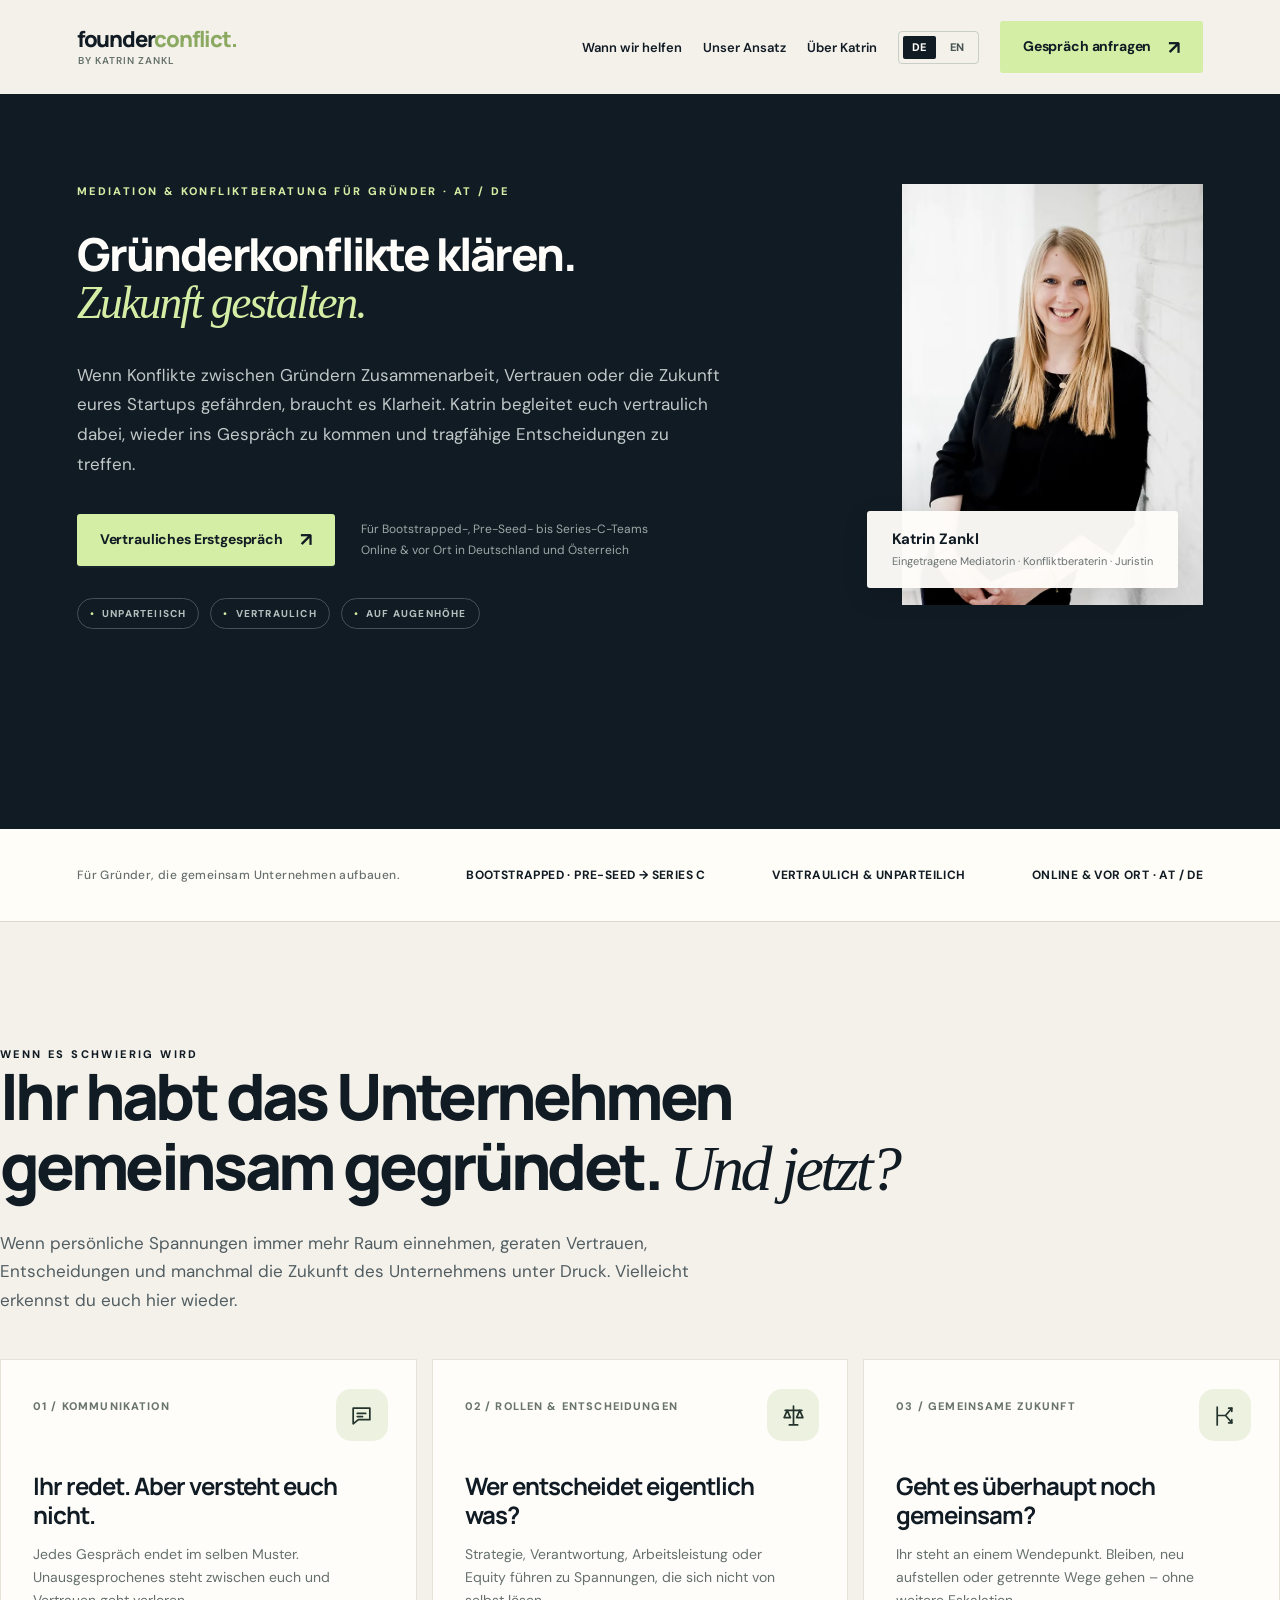
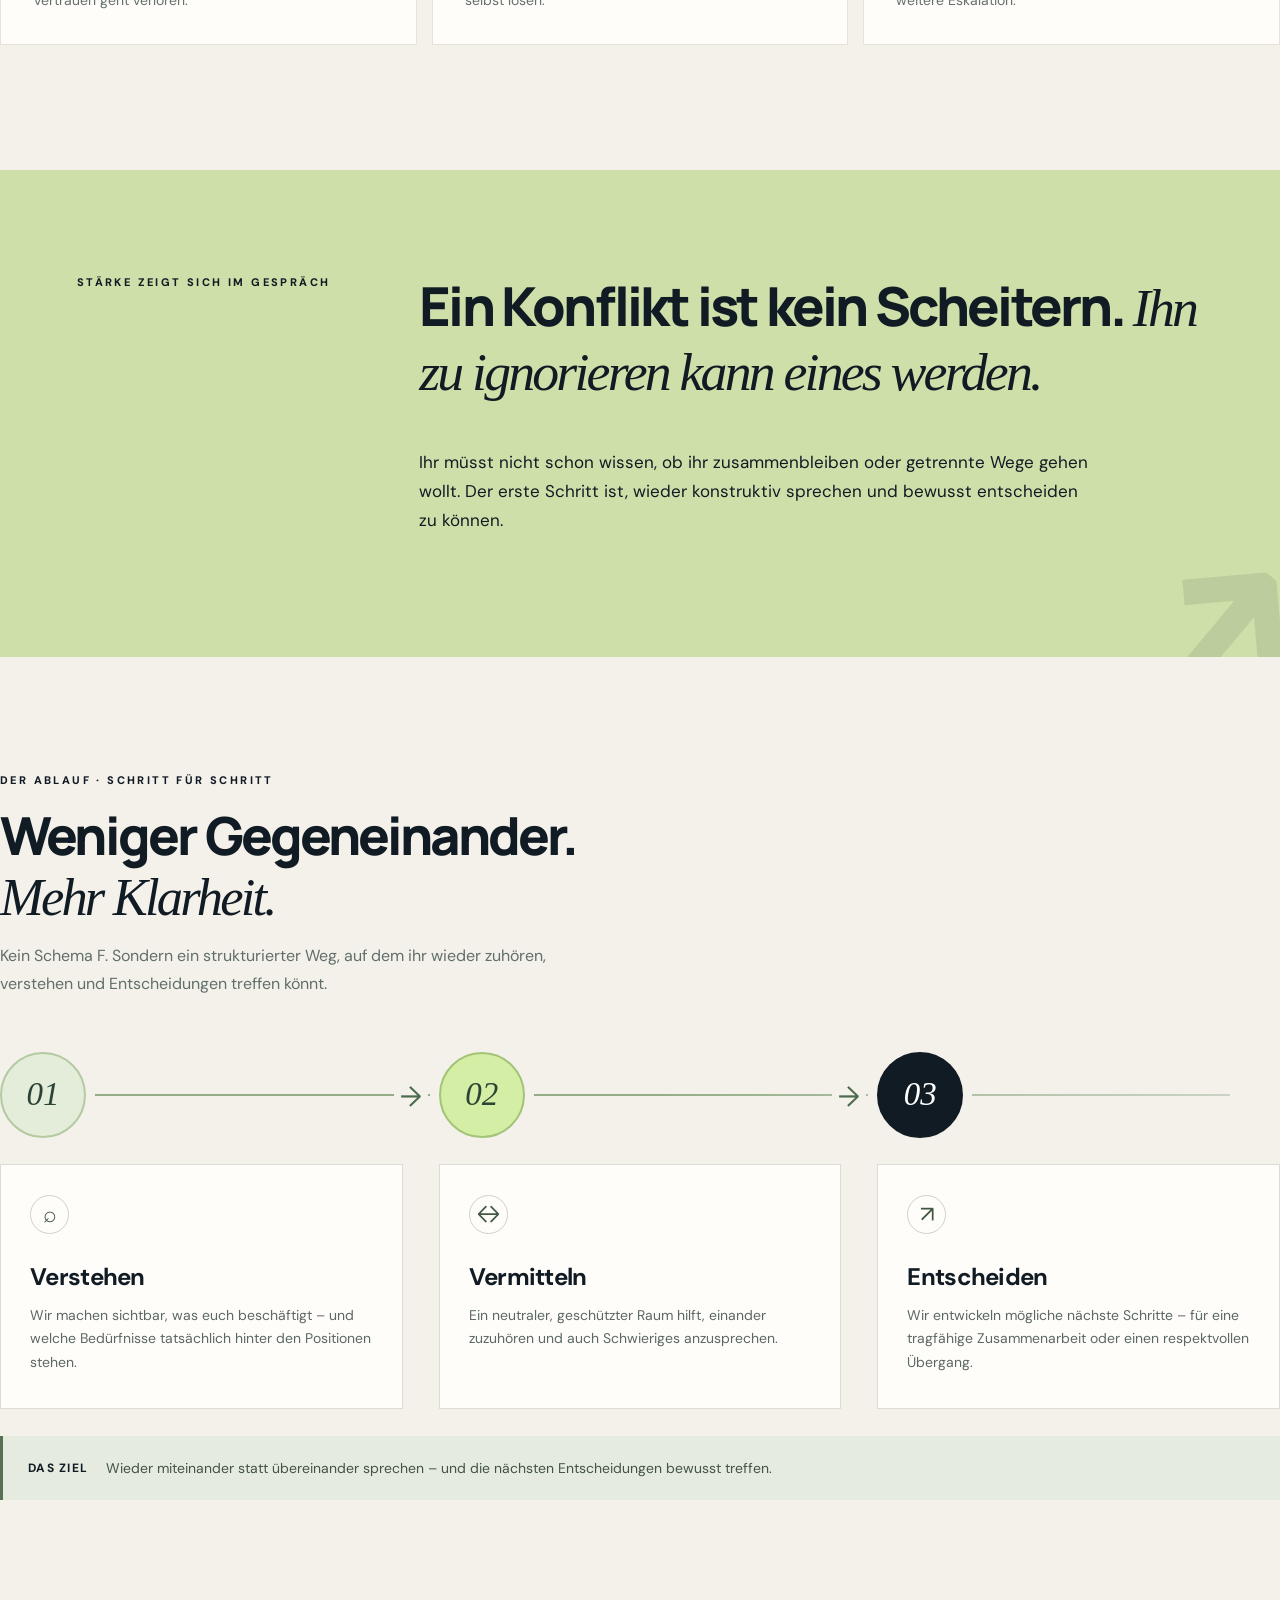
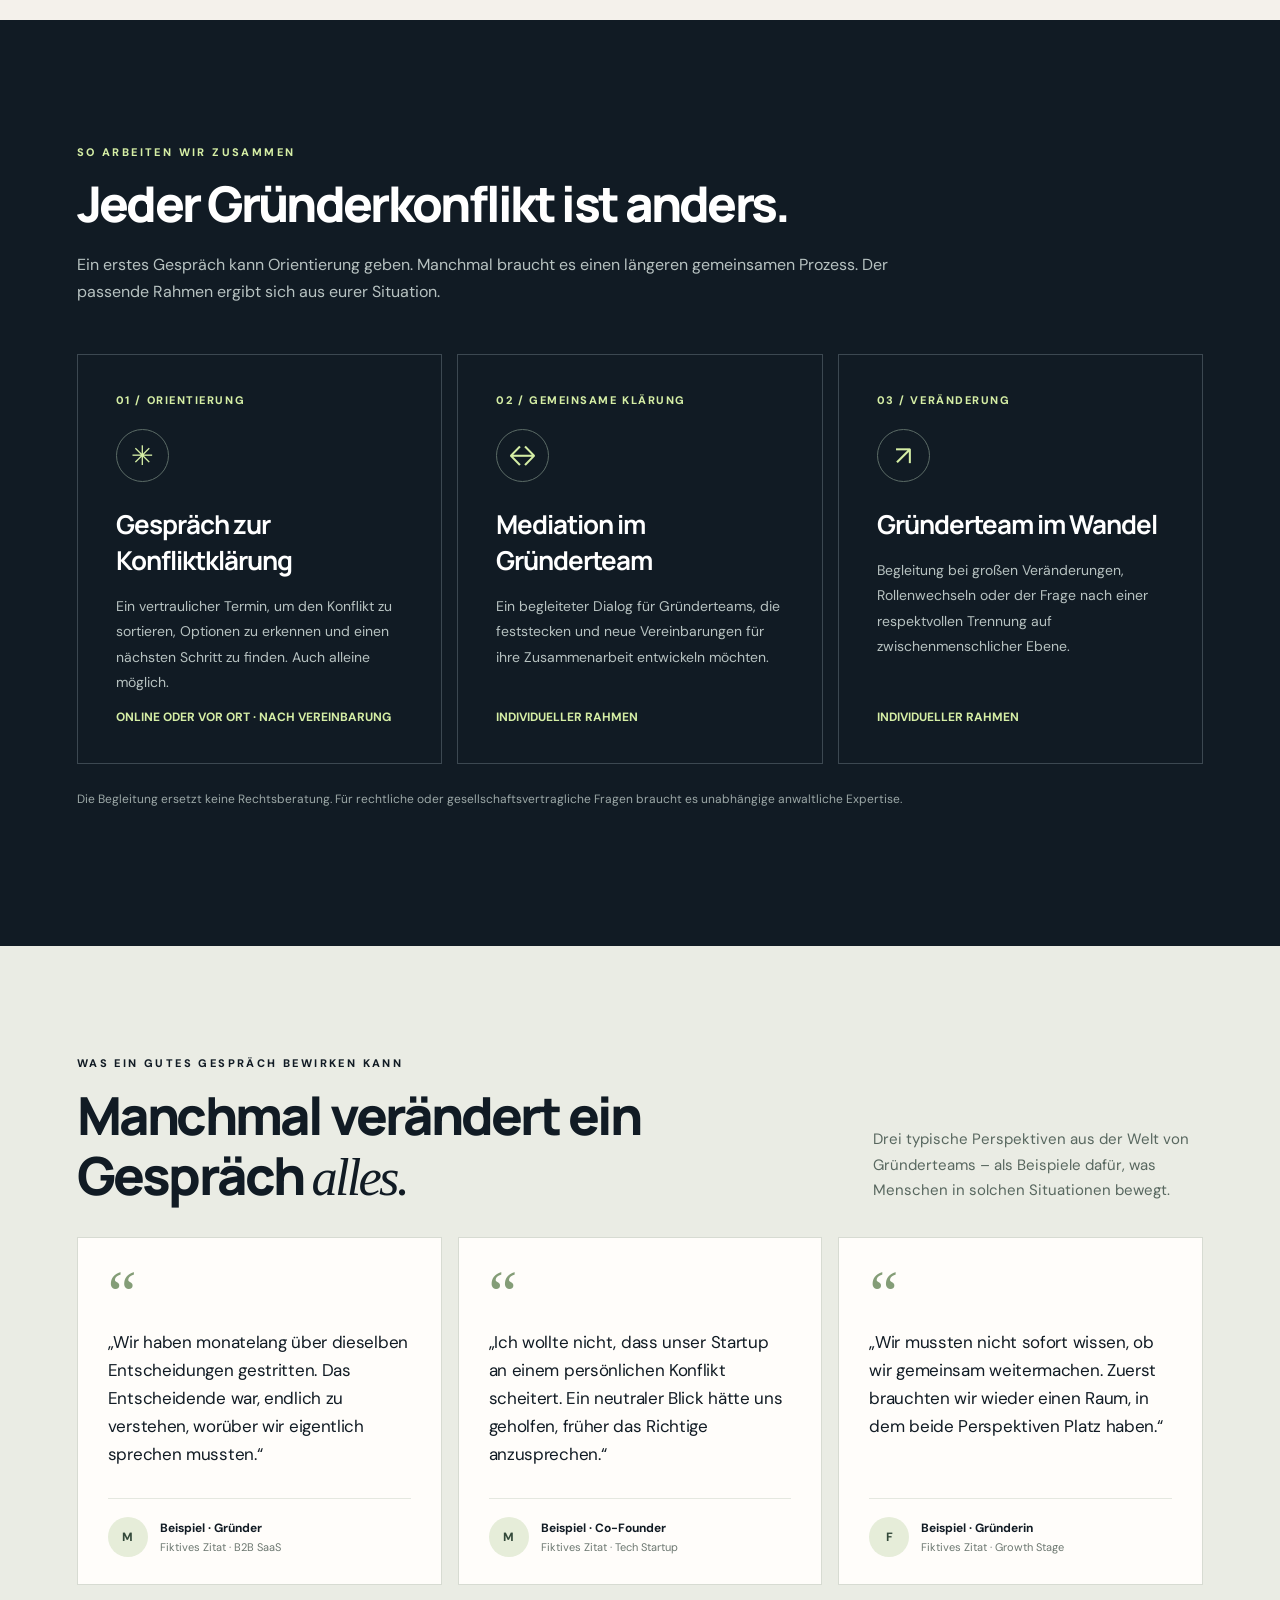
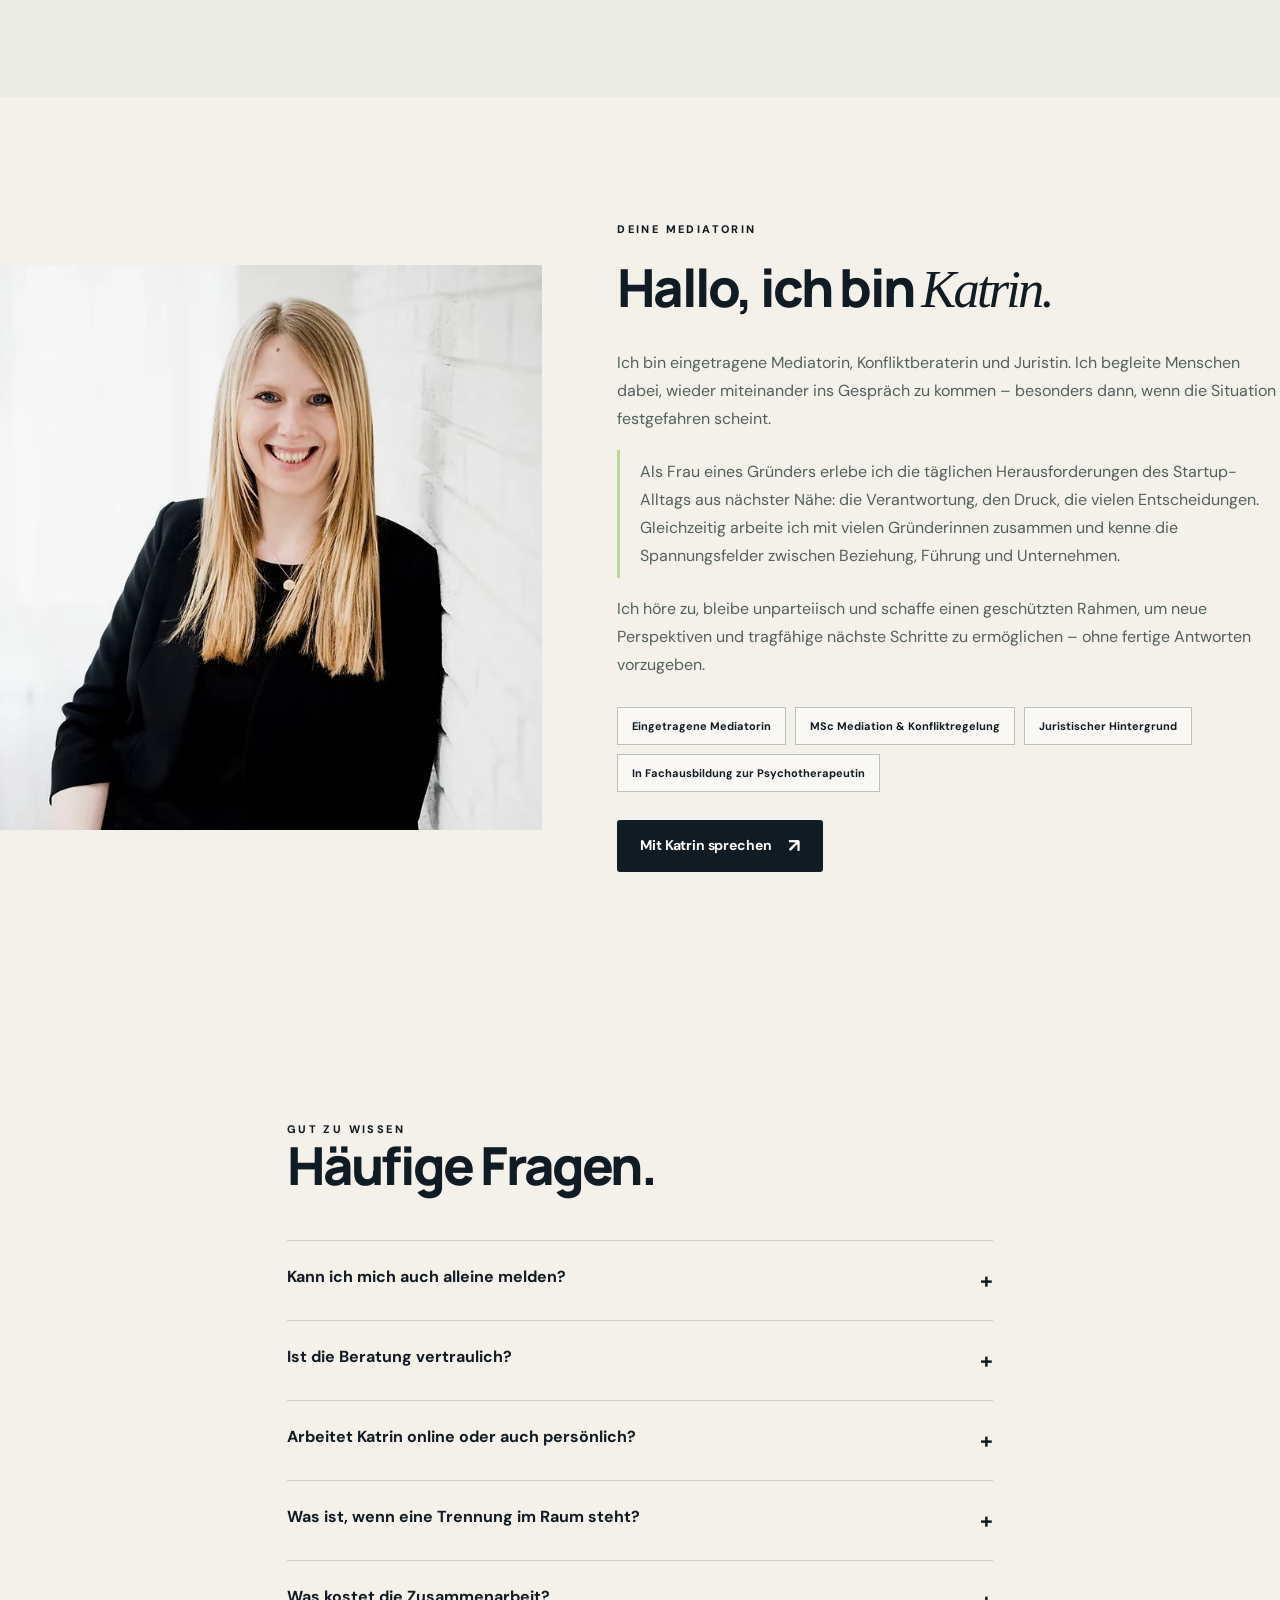
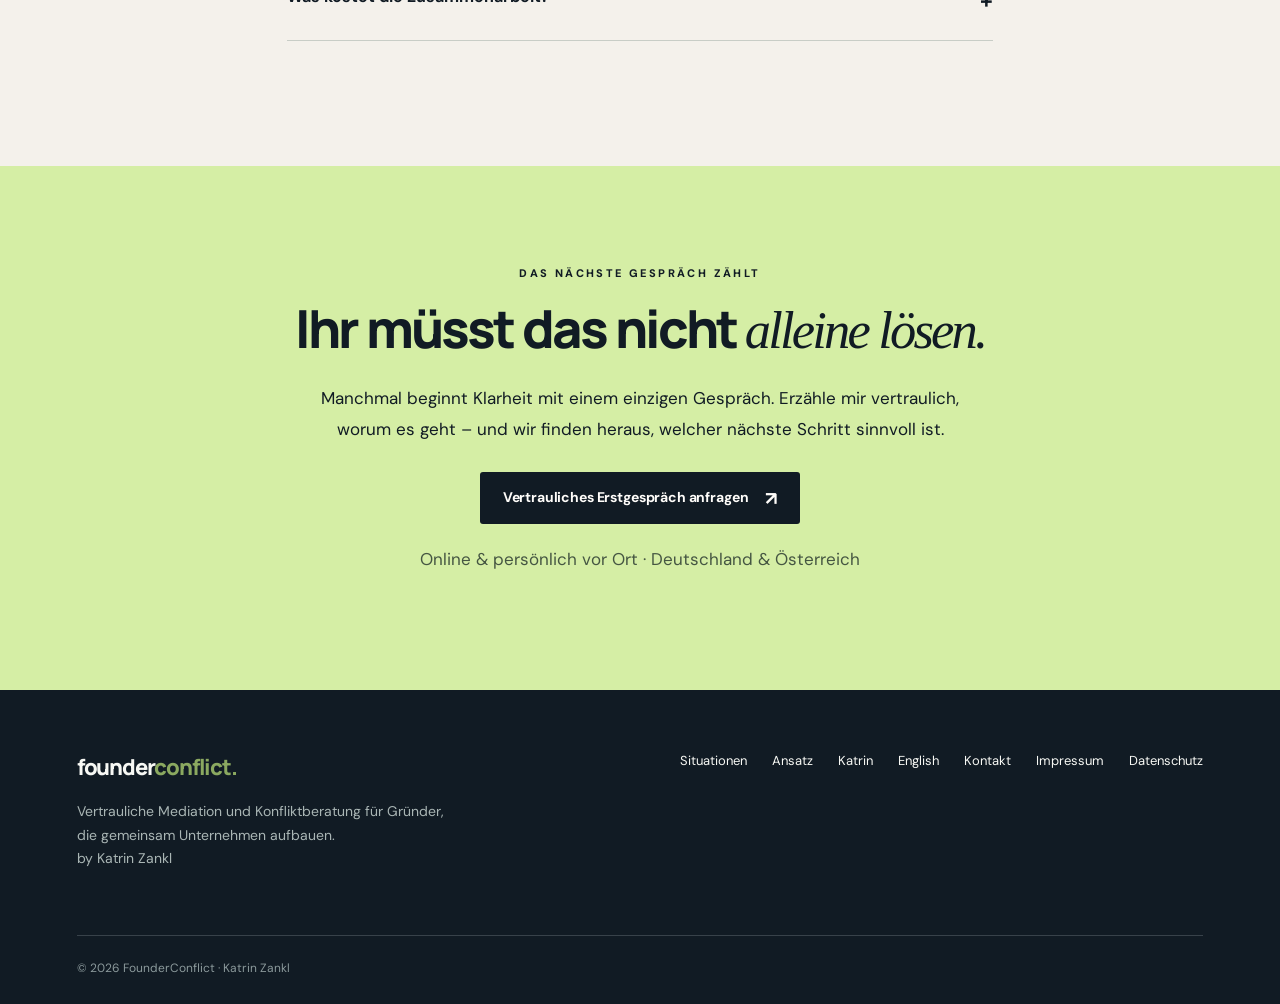
<file: index.html>
<!doctype html>
<html lang="de">
<head>
<meta charset="utf-8"><meta name="viewport" content="width=device-width,initial-scale=1">
<title>FounderConflict — Konflikte zwischen Gründern klären | Katrin Zankl</title>
<meta name="description" content="Katrin Zankl ist eingetragene Mediatorin und begleitet Gründerteams bei Konflikten – vertraulich, online und vor Ort in Deutschland und Österreich, von Bootstrapped bis Series C.">
<link rel="canonical" href="https://founderconflict.com/">
<link rel="alternate" hreflang="de" href="https://founderconflict.com/">
<link rel="alternate" hreflang="en" href="https://founderconflict.com/en/">
<link rel="alternate" hreflang="x-default" href="https://founderconflict.com/">
<link rel="icon" href="assets/favicon.svg" type="image/svg+xml">
<link rel="apple-touch-icon" href="assets/favicon.svg">
<meta name="theme-color" content="#111b24"><meta property="og:title" content="FounderConflict | Klarheit für Gründerteams"><meta property="og:description" content="Weil hinter jedem Startup Menschen stehen. Vertrauliche Konfliktklärung für Co-Founder.">
<link rel="preconnect" href="https://fonts.googleapis.com"><link rel="preconnect" href="https://fonts.gstatic.com" crossorigin>
<link href="https://fonts.googleapis.com/css2?family=DM+Sans:wght@400;500;600;700&family=Manrope:wght@400;500;600;700;800&display=swap" rel="stylesheet">
<style>
:root{--ink:#111b24;--cream:#f4f1eb;--white:#fffdfa;--muted:#68716f;--accent:#d5eea5;--line:#d9d9d2;--serif:Georgia,'Times New Roman',serif}
*{box-sizing:border-box}html{scroll-behavior:smooth}body{margin:0;color:var(--ink);background:var(--cream);font-family:'DM Sans',Arial,sans-serif;-webkit-font-smoothing:antialiased}a{color:inherit;text-decoration:none}button{font:inherit}::selection{background:var(--accent);color:var(--ink)}.wrap{max-width:1320px;margin:auto;padding:0 6%}header{height:94px;display:flex;align-items:center;justify-content:space-between;gap:24px}.brand{font-family:Manrope,sans-serif;font-size:22px;font-weight:800;letter-spacing:-1.2px}.brand i{color:#8ba960;font-style:normal}.links{display:flex;align-items:center;gap:31px;font-size:13px;font-weight:600}.links a:not(.btn):hover{text-decoration:underline}.btn{background:var(--accent);padding:16px 23px;border-radius:3px;display:inline-flex;align-items:center;justify-content:center;gap:17px;font-weight:700;font-size:13px;transition:transform .2s,background .2s}.btn:hover{transform:translateY(-2px);background:#c8e795}.btn.dark{background:var(--ink);color:white}.btn.dark:hover{background:#2b3b48}.btn.outline{background:transparent;border:1px solid #66727b;color:white}.eyebrow{font-size:11px;font-weight:800;letter-spacing:2.4px;text-transform:uppercase}.hero{background:var(--ink);color:var(--white);overflow:hidden}.hero-inner{min-height:675px;display:grid;grid-template-columns:1.15fr .85fr;align-items:stretch}.hero-copy{padding:94px 5% 95px 0;position:relative;z-index:1}.hero .eyebrow{color:var(--accent)}h1,h2,h3,p{margin-top:0}h1{font-family:Manrope,sans-serif;font-weight:800;font-size:clamp(48px,5.4vw,83px);line-height:1.07;letter-spacing:-4.6px;margin:29px 0 24px;max-width:850px}.serif{font-family:var(--serif);font-weight:400;font-style:italic}.accent{color:var(--accent)}.hero-lead{color:#c0c8c8;font-size:18px;line-height:1.75;max-width:560px;margin-bottom:37px}.hero-actions{display:flex;align-items:center;gap:22px;flex-wrap:wrap}.micro{color:#9ca8a7;font-size:12px;line-height:1.7}.hero-visual{position:relative;display:flex;align-items:flex-end;justify-content:center;padding-top:50px}.hero-visual img{position:relative;width:83%;height:85%;min-height:480px;object-fit:cover;object-position:center 21%;filter:saturate(.82)}.photo-caption{position:absolute;bottom:26px;left:0;background:var(--white);color:var(--ink);padding:19px 24px;min-width:260px;box-shadow:0 12px 35px #0003}.photo-caption strong{display:block;font-size:15px}.photo-caption small{font-size:11px;color:var(--muted)}.proof{border-bottom:1px solid var(--line);background:#fffdf8}.proof-in{min-height:95px;display:flex;align-items:center;justify-content:space-between;gap:20px}.proof-in span{font-size:12px;font-weight:700;letter-spacing:.4px}.proof-in span:first-child{color:var(--muted);font-weight:500}.section{padding:125px 0}.section-head{display:grid;grid-template-columns:1fr 1fr;gap:60px;align-items:end;margin-bottom:61px}h2{font-family:Manrope,sans-serif;font-weight:800;letter-spacing:-2.8px;font-size:clamp(36px,4.1vw,59px);line-height:1.14}.section-head p{max-width:470px;color:#515d61;font-size:17px;line-height:1.8}.pain-grid{display:grid;grid-template-columns:repeat(3,1fr);gap:15px}.pain{padding:40px 33px;min-height:275px;background:var(--white);border:1px solid #e6e2da;display:flex;flex-direction:column;justify-content:space-between}.pain .number{color:#89918a;font-size:12px}.pain h3{font-family:Manrope;font-size:23px;letter-spacing:-1px;line-height:1.25;margin:0 0 13px}.pain p{font-size:14px;line-height:1.75;color:#65706c;margin:0}.statement{background:#cfdfa9;padding:105px 0}.statement-inner{display:grid;grid-template-columns:.55fr 1.45fr;gap:45px}.statement h2{font-size:clamp(34px,4.2vw,62px);max-width:850px}.statement p{font-size:17px;line-height:1.7;max-width:680px}.steps{display:grid;grid-template-columns:repeat(3,1fr);gap:42px;margin-top:65px}.step{border-top:1px solid #8e9892;padding-top:27px}.step .num{font-family:var(--serif);font-style:italic;font-size:41px;color:#82918b}.step h3{font-size:23px;margin:22px 0 15px;letter-spacing:-.5px}.step p{color:#56615f;font-size:15px;line-height:1.75}.dark-section{background:var(--ink);color:white}.dark-section .section-head p{color:#b7c2c1}.services{display:grid;grid-template-columns:repeat(3,1fr);gap:15px}.service{border:1px solid #3c4851;padding:38px;min-height:330px;display:flex;flex-direction:column}.service .flag{font-size:11px;color:var(--accent);letter-spacing:2px;font-weight:800}.service h3{font-family:Manrope;font-size:26px;margin:44px 0 16px;letter-spacing:-1px}.service p{color:#b7c2c1;font-size:14px;line-height:1.8;flex:1}.service small{color:var(--accent);font-size:12px;font-weight:700}.bio{display:grid;grid-template-columns:.8fr 1.2fr;gap:90px;align-items:center}.bio-image{background:#ded9d1;height:565px;overflow:hidden}.bio-image img{width:100%;height:100%;object-fit:cover;object-position:center 16%}.bio-copy h2{margin:22px 0 29px}.bio-copy p{font-size:17px;line-height:1.85;color:#53605e}.credentials{display:flex;flex-wrap:wrap;gap:9px;margin:28px 0}.credentials span{font-size:11px;font-weight:700;border:1px solid #b9c2b9;padding:11px 14px}.cta{background:#d5eea5;text-align:center;padding:100px 0 115px}.cta h2{max-width:850px;margin:20px auto 24px}.cta p{font-size:17px;max-width:640px;line-height:1.8;margin:0 auto 28px}.faq{max-width:860px;margin:auto}.faq h2{margin-bottom:44px}.faq details{border-top:1px solid #c8cdc6;padding:25px 0}.faq details:last-child{border-bottom:1px solid #c8cdc6}.faq summary{font-weight:700;cursor:pointer;list-style:none;display:flex;justify-content:space-between;gap:20px}.faq summary:after{content:'+';font-size:22px}.faq details[open] summary:after{content:'−'}.faq p{margin:18px 0 0;color:#58645f;line-height:1.8;font-size:15px}footer{background:var(--ink);color:#f7f8f4;padding:62px 0 28px}.foot-top{display:flex;justify-content:space-between;gap:35px;border-bottom:1px solid #38424a;padding-bottom:64px}.foot-top p{font-size:14px;color:#aab6b5;max-width:370px;line-height:1.7;margin:18px 0 0}.foot-links{display:flex;gap:25px;flex-wrap:wrap;align-items:start;font-size:13px}.foot-bottom{display:flex;justify-content:space-between;padding-top:24px;color:#8b999b;font-size:12px;gap:20px}a:focus-visible,summary:focus-visible{outline:3px solid #a4ca58;outline-offset:4px}
@media(max-width:900px){.wrap{padding:0 5%}.links a:not(.btn){display:none}.hero-inner{grid-template-columns:1fr}.hero-copy{padding:65px 0 40px}.hero-visual{max-height:530px}.hero-visual img{width:70%;height:520px;min-height:0}.photo-caption{left:5%}h1{letter-spacing:-2.8px}.section{padding:82px 0}.section-head,.statement-inner,.bio{grid-template-columns:1fr;gap:22px}.pain-grid,.services,.steps{grid-template-columns:1fr}.pain{min-height:210px}.steps{gap:14px;margin-top:35px}.proof-in{flex-wrap:wrap;justify-content:start;padding-top:24px;padding-bottom:24px;gap:15px 25px}.statement{padding:75px 0}.bio-image{height:500px;max-width:570px}.foot-top{flex-direction:column}.section-head{margin-bottom:38px}}@media(max-width:540px){header{height:75px}.brand{font-size:19px}.links .btn{padding:12px 13px;font-size:11px}.hero-copy{padding:52px 0 30px}h1{font-size:47px;letter-spacing:-2.6px}.hero-lead{font-size:16px}.hero-visual img{width:87%;height:440px}.photo-caption{padding:14px 18px;min-width:220px}.micro{width:100%}.section{padding:70px 0}.pain{padding:28px}.service{min-height:270px}.bio-image{height:420px}.cta{padding:75px 0}.foot-bottom{flex-direction:column}}
</style>
<link rel="stylesheet" href="assets/refinements.css">
</head>
<body>
<header class="wrap">
<a class="brand" href="./" aria-label="FounderConflict Startseite"><span class="brand-name">founder<i>conflict.</i></span><span class="brand-byline">by Katrin Zankl</span></a>
<nav class="links" aria-label="Hauptnavigation">
  <a href="#situationen">Wann wir helfen</a><a href="#ansatz">Unser Ansatz</a><a href="#katrin">Über Katrin</a>
  <span class="lang-switch" role="group" aria-label="Sprache wählen"><a href="./" lang="de" aria-current="page">DE</a><a href="en/" lang="en" aria-label="Switch to English">EN</a></span>
  <a class="btn" href="mailto:info@konflikt-beratung.at?subject=Vertrauliche%20Anfrage%20FounderConflict">Gespräch anfragen <span aria-hidden="true">↗</span></a>
</nav></header>
<main>
<section class="hero"><div class="wrap hero-inner"><div class="hero-copy"><div class="eyebrow">Mediation & Konfliktberatung für Gründer · AT / DE</div><h1 class="hero-headline hero-headline--de"><span class="hero-line">Gründerkonflikte klären.</span> <span class="hero-line serif accent">Zukunft gestalten.</span></h1><p class="hero-lead">Wenn Konflikte zwischen Gründern Zusammenarbeit, Vertrauen oder die Zukunft eures Startups gefährden, braucht es Klarheit. Katrin begleitet euch vertraulich dabei, wieder ins Gespräch zu kommen und tragfähige Entscheidungen zu treffen.</p><div class="hero-actions"><a class="btn" href="mailto:info@konflikt-beratung.at?subject=Vertrauliches%20Erstgespr%C3%A4ch%20FounderConflict">Vertrauliches Erstgespräch <span aria-hidden="true">↗</span></a><span class="micro">Für Bootstrapped-, Pre-Seed- bis Series-C-Teams<br>Online & vor Ort in Deutschland und Österreich</span></div><div class="hero-keywords" aria-label="Arbeitsprinzipien"><span>Unparteiisch</span><span>Vertraulich</span><span>Auf Augenhöhe</span></div></div><div class="hero-visual"><img src="assets/katrin-wall-portrait.webp" alt="Katrin Zankl – eingetragene Mediatorin und Konfliktberaterin" width="686" height="1030" fetchpriority="high" decoding="async"><div class="photo-caption"><strong>Katrin Zankl</strong><small>Eingetragene Mediatorin · Konfliktberaterin · Juristin</small></div></div></div></section>
<div class="proof"><div class="wrap proof-in"><span>Für Gründer, die gemeinsam Unternehmen aufbauen.</span><span>BOOTSTRAPPED · PRE-SEED → SERIES C</span><span>VERTRAULICH & UNPARTEILICH</span><span>ONLINE & VOR ORT · AT / DE</span></div></div>
<section class="section wrap" id="situationen">
<div class="section-head section-head--wide">
  <div><div class="eyebrow">Wenn es schwierig wird</div>
  <h2>Ihr habt das Unternehmen gemeinsam gegründet. <span class="serif">Und jetzt?</span></h2></div>
  <p>Wenn persönliche Spannungen immer mehr Raum einnehmen, geraten Vertrauen, Entscheidungen und manchmal die Zukunft des Unternehmens unter Druck. Vielleicht erkennst du euch hier wieder.</p>
</div>
<div class="pain-grid">
  <article class="pain"><span class="number">01 / KOMMUNIKATION</span><span class="icon-box" aria-hidden="true"><svg viewBox="0 0 24 24"><path d="M4 5h16v11H9l-5 4V5Z"/><path d="M8 10h8M8 13h5"/></svg></span><div><h3>Ihr redet. Aber versteht euch nicht.</h3><p>Jedes Gespräch endet im selben Muster. Unausgesprochenes steht zwischen euch und Vertrauen geht verloren.</p></div></article>
  <article class="pain"><span class="number">02 / ROLLEN & ENTSCHEIDUNGEN</span><span class="icon-box" aria-hidden="true"><svg viewBox="0 0 24 24"><path d="M12 3v18M4 7h16M8 21h8"/><path d="m6 7-3 7h6L6 7Zm12 0-3 7h6l-3-7Z"/></svg></span><div><h3>Wer entscheidet eigentlich was?</h3><p>Strategie, Verantwortung, Arbeitsleistung oder Equity führen zu Spannungen, die sich nicht von selbst lösen.</p></div></article>
  <article class="pain"><span class="number">03 / GEMEINSAME ZUKUNFT</span><span class="icon-box" aria-hidden="true"><svg viewBox="0 0 24 24"><path d="M5 21V4M5 12h8l6-7M13 12l6 7"/><path d="m16 5 3 0 0 3M16 19h3v-3"/></svg></span><div><h3>Geht es überhaupt noch gemeinsam?</h3><p>Ihr steht an einem Wendepunkt. Bleiben, neu aufstellen oder getrennte Wege gehen – ohne weitere Eskalation.</p></div></article>
</div></section>
<section class="statement"><div class="wrap statement-inner"><div class="eyebrow">Stärke zeigt sich im Gespräch</div><div><h2>Ein Konflikt ist kein Scheitern. <span class="serif">Ihn zu ignorieren kann eines werden.</span></h2><p>Ihr müsst nicht schon wissen, ob ihr zusammenbleiben oder getrennte Wege gehen wollt. Der erste Schritt ist, wieder konstruktiv sprechen und bewusst entscheiden zu können.</p></div></div></section>
<section class="section wrap process-section" id="ansatz">
<div class="process-title"><div class="eyebrow">Der Ablauf · Schritt für Schritt</div><h2>Weniger Gegeneinander.<br><span class="serif">Mehr Klarheit.</span></h2><p class="process-intro">Kein Schema F. Sondern ein strukturierter Weg, auf dem ihr wieder zuhören, verstehen und Entscheidungen treffen könnt.</p></div>
<div class="process-track" role="list" aria-label="Drei Schritte im Mediationsprozess">
  <article class="process-step" role="listitem"><span class="process-node" aria-label="Schritt 1">01</span><div class="process-card"><span class="mini-icon" aria-hidden="true">⌕</span><h3>Verstehen</h3><p>Wir machen sichtbar, was euch beschäftigt – und welche Bedürfnisse tatsächlich hinter den Positionen stehen.</p></div></article>
  <article class="process-step" role="listitem"><span class="process-node" aria-label="Schritt 2">02</span><div class="process-card"><span class="mini-icon" aria-hidden="true">↔</span><h3>Vermitteln</h3><p>Ein neutraler, geschützter Raum hilft, einander zuzuhören und auch Schwieriges anzusprechen.</p></div></article>
  <article class="process-step" role="listitem"><span class="process-node" aria-label="Schritt 3">03</span><div class="process-card"><span class="mini-icon" aria-hidden="true">↗</span><h3>Entscheiden</h3><p>Wir entwickeln mögliche nächste Schritte – für eine tragfähige Zusammenarbeit oder einen respektvollen Übergang.</p></div></article>
</div>
<div class="process-footer"><strong>Das Ziel</strong><span>Wieder miteinander statt übereinander sprechen – und die nächsten Entscheidungen bewusst treffen.</span></div>
</section>
<section class="section dark-section" id="leistungen"><div class="wrap">
<div class="section-head services-heading"><div><div class="eyebrow accent">So arbeiten wir zusammen</div><h2>Jeder Gründerkonflikt ist anders.</h2></div><p>Ein erstes Gespräch kann Orientierung geben. Manchmal braucht es einen längeren gemeinsamen Prozess. Der passende Rahmen ergibt sich aus eurer Situation.</p></div>
<div class="services">
  <article class="service"><span class="flag">01 / ORIENTIERUNG</span><span class="service-icon" aria-hidden="true">✳</span><h3>Gespräch zur Konfliktklärung</h3><p>Ein vertraulicher Termin, um den Konflikt zu sortieren, Optionen zu erkennen und einen nächsten Schritt zu finden. Auch alleine möglich.</p><small>ONLINE ODER VOR ORT · NACH VEREINBARUNG</small></article>
  <article class="service"><span class="flag">02 / GEMEINSAME KLÄRUNG</span><span class="service-icon" aria-hidden="true">↔</span><h3>Mediation im Gründerteam</h3><p>Ein begleiteter Dialog für Gründerteams, die feststecken und neue Vereinbarungen für ihre Zusammenarbeit entwickeln möchten.</p><small>INDIVIDUELLER RAHMEN</small></article>
  <article class="service"><span class="flag">03 / VERÄNDERUNG</span><span class="service-icon" aria-hidden="true">↗</span><h3>Gründerteam im Wandel</h3><p>Begleitung bei großen Veränderungen, Rollenwechseln oder der Frage nach einer respektvollen Trennung auf zwischenmenschlicher Ebene.</p><small>INDIVIDUELLER RAHMEN</small></article>
</div><p class="micro" style="margin-top:25px">Die Begleitung ersetzt keine Rechtsberatung. Für rechtliche oder gesellschaftsvertragliche Fragen braucht es unabhängige anwaltliche Expertise.</p>
</div></section>
<section class="testimonial-section" id="stimmen"><div class="wrap">
<div class="testimonial-heading"><div><div class="eyebrow">Was ein gutes Gespräch bewirken kann</div><h2>Manchmal verändert ein Gespräch <span class="serif">alles.</span></h2></div><p class="testimonial-intro">Drei typische Perspektiven aus der Welt von Gründerteams – als Beispiele dafür, was Menschen in solchen Situationen bewegt.</p></div>
<div class="testimonial-grid">
<article class="testimonial"><span class="quote-mark" aria-hidden="true">“</span><blockquote>„Wir haben monatelang über dieselben Entscheidungen gestritten. Das Entscheidende war, endlich zu verstehen, worüber wir eigentlich sprechen mussten.“</blockquote><div class="testimonial-person"><span class="avatar" aria-hidden="true">M</span><div><strong>Beispiel · Gründer</strong><small>Fiktives Zitat · B2B SaaS</small></div></div></article>
<article class="testimonial"><span class="quote-mark" aria-hidden="true">“</span><blockquote>„Ich wollte nicht, dass unser Startup an einem persönlichen Konflikt scheitert. Ein neutraler Blick hätte uns geholfen, früher das Richtige anzusprechen.“</blockquote><div class="testimonial-person"><span class="avatar" aria-hidden="true">M</span><div><strong>Beispiel · Co-Founder</strong><small>Fiktives Zitat · Tech Startup</small></div></div></article>
<article class="testimonial"><span class="quote-mark" aria-hidden="true">“</span><blockquote>„Wir mussten nicht sofort wissen, ob wir gemeinsam weitermachen. Zuerst brauchten wir wieder einen Raum, in dem beide Perspektiven Platz haben.“</blockquote><div class="testimonial-person"><span class="avatar" aria-hidden="true">F</span><div><strong>Beispiel · Gründerin</strong><small>Fiktives Zitat · Growth Stage</small></div></div></article>
</div></div></section>
<section class="section wrap" id="katrin"><div class="bio">
<div class="bio-image"><img loading="lazy" decoding="async" width="686" height="1030" src="assets/katrin-wall-portrait.webp" alt="Katrin Zankl – eingetragene Mediatorin und Konfliktberaterin"></div>
<div class="bio-copy"><div class="eyebrow">Deine Mediatorin</div><h2>Hallo, ich bin <span class="serif">Katrin.</span></h2>
<p>Ich bin eingetragene Mediatorin, Konfliktberaterin und Juristin. Ich begleite Menschen dabei, wieder miteinander ins Gespräch zu kommen – besonders dann, wenn die Situation festgefahren scheint.</p>
<p class="bio-special">Als Frau eines Gründers erlebe ich die täglichen Herausforderungen des Startup-Alltags aus nächster Nähe: die Verantwortung, den Druck, die vielen Entscheidungen. Gleichzeitig arbeite ich mit vielen Gründerinnen zusammen und kenne die Spannungsfelder zwischen Beziehung, Führung und Unternehmen.</p>
<p>Ich höre zu, bleibe unparteiisch und schaffe einen geschützten Rahmen, um neue Perspektiven und tragfähige nächste Schritte zu ermöglichen – ohne fertige Antworten vorzugeben.</p>
<div class="credentials"><span>Eingetragene Mediatorin</span><span>MSc Mediation & Konfliktregelung</span><span>Juristischer Hintergrund</span><span>In Fachausbildung zur Psychotherapeutin</span></div>
<a href="mailto:info@konflikt-beratung.at?subject=FounderConflict%20Anfrage" class="btn dark">Mit Katrin sprechen <span aria-hidden="true">↗</span></a>
</div></div></section>
<section class="section" id="fragen"><div class="wrap faq"><div class="eyebrow">Gut zu wissen</div><h2>Häufige Fragen.</h2>
<details><summary>Kann ich mich auch alleine melden?</summary><p>Ja. Eine erste Orientierung ist auch ohne deinen Co-Founder möglich. Für eine gemeinsame Mediation ist die freiwillige Teilnahme der Beteiligten wichtig.</p></details>
<details><summary>Ist die Beratung vertraulich?</summary><p>Diskretion ist die Grundlage unserer Zusammenarbeit. Den konkreten Rahmen für Vertraulichkeit und Datenschutz besprechen wir vor dem Start.</p></details>
<details><summary>Arbeitet Katrin online oder auch persönlich?</summary><p>Beides. Gespräche sind online oder nach Vereinbarung persönlich vor Ort in Deutschland und Österreich möglich. Ort, Ablauf und Rahmen stimmen wir individuell ab.</p></details>
<details><summary>Was ist, wenn eine Trennung im Raum steht?</summary><p>Mediation bedeutet nicht, dass ihr zusammenbleiben müsst. Auch eine respektvolle Klärung der nächsten Schritte kann sinnvoll sein. Für rechtliche Vereinbarungen braucht ihr unabhängige anwaltliche Beratung.</p></details>
<details><summary>Was kostet die Zusammenarbeit?</summary><p>Format, Dauer und Honorar werden vor einer verbindlichen Terminvereinbarung transparent abgestimmt. Für umfangreichere Mediation erstellen wir ein individuelles Angebot.</p></details>
</div></section>
<section class="cta"><div class="wrap"><div class="eyebrow">Das nächste Gespräch zählt</div><h2>Ihr müsst das nicht <span class="serif">alleine lösen.</span></h2><p>Manchmal beginnt Klarheit mit einem einzigen Gespräch. Erzähle mir vertraulich, worum es geht – und wir finden heraus, welcher nächste Schritt sinnvoll ist.</p><a class="btn dark" href="mailto:info@konflikt-beratung.at?subject=Founder%20Conflict%20Session%20%E2%80%93%20Anfrage">Vertrauliches Erstgespräch anfragen <span aria-hidden="true">↗</span></a><p class="micro" style="margin:20px auto 0">Online & persönlich vor Ort · Deutschland & Österreich</p></div></section>
</main><footer><div class="wrap"><div class="foot-top"><div><a class="brand" href="/">founder<i>conflict.</i></a><p>Vertrauliche Mediation und Konfliktberatung für Gründer, die gemeinsam Unternehmen aufbauen.<br>by Katrin Zankl</p></div><div class="foot-links"><a href="#situationen">Situationen</a><a href="#ansatz">Ansatz</a><a href="#katrin">Katrin</a><a href="en/" lang="en">English</a><a href="mailto:info@konflikt-beratung.at">Kontakt</a><a href="https://www.konflikt-beratung.at/impressum" target="_blank" rel="noopener">Impressum</a><a href="https://www.konflikt-beratung.at/datenschutz" target="_blank" rel="noopener">Datenschutz</a></div></div><div class="foot-bottom"><span>© <span id="year">2026</span> FounderConflict · Katrin Zankl</span></div></div></footer>
<script>document.getElementById('year').textContent=new Date().getFullYear()</script>
</body></html>
</file>
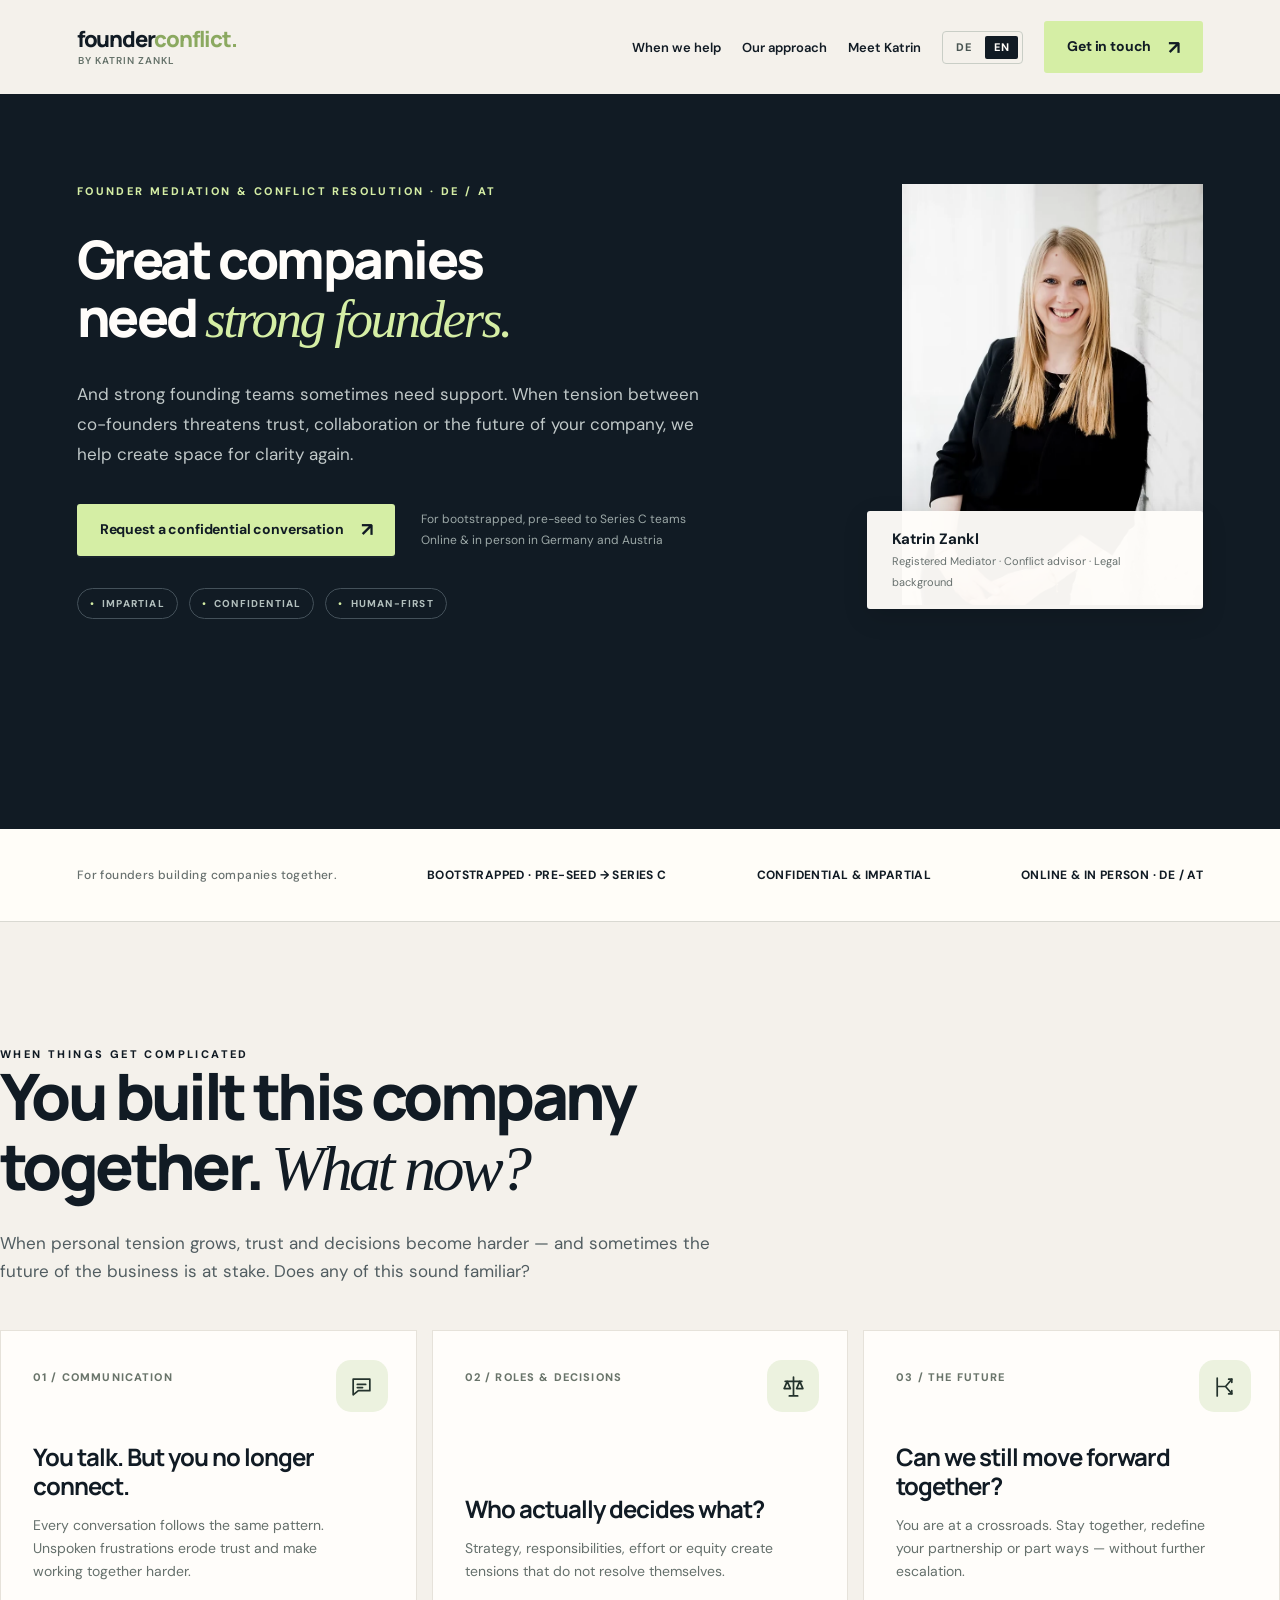
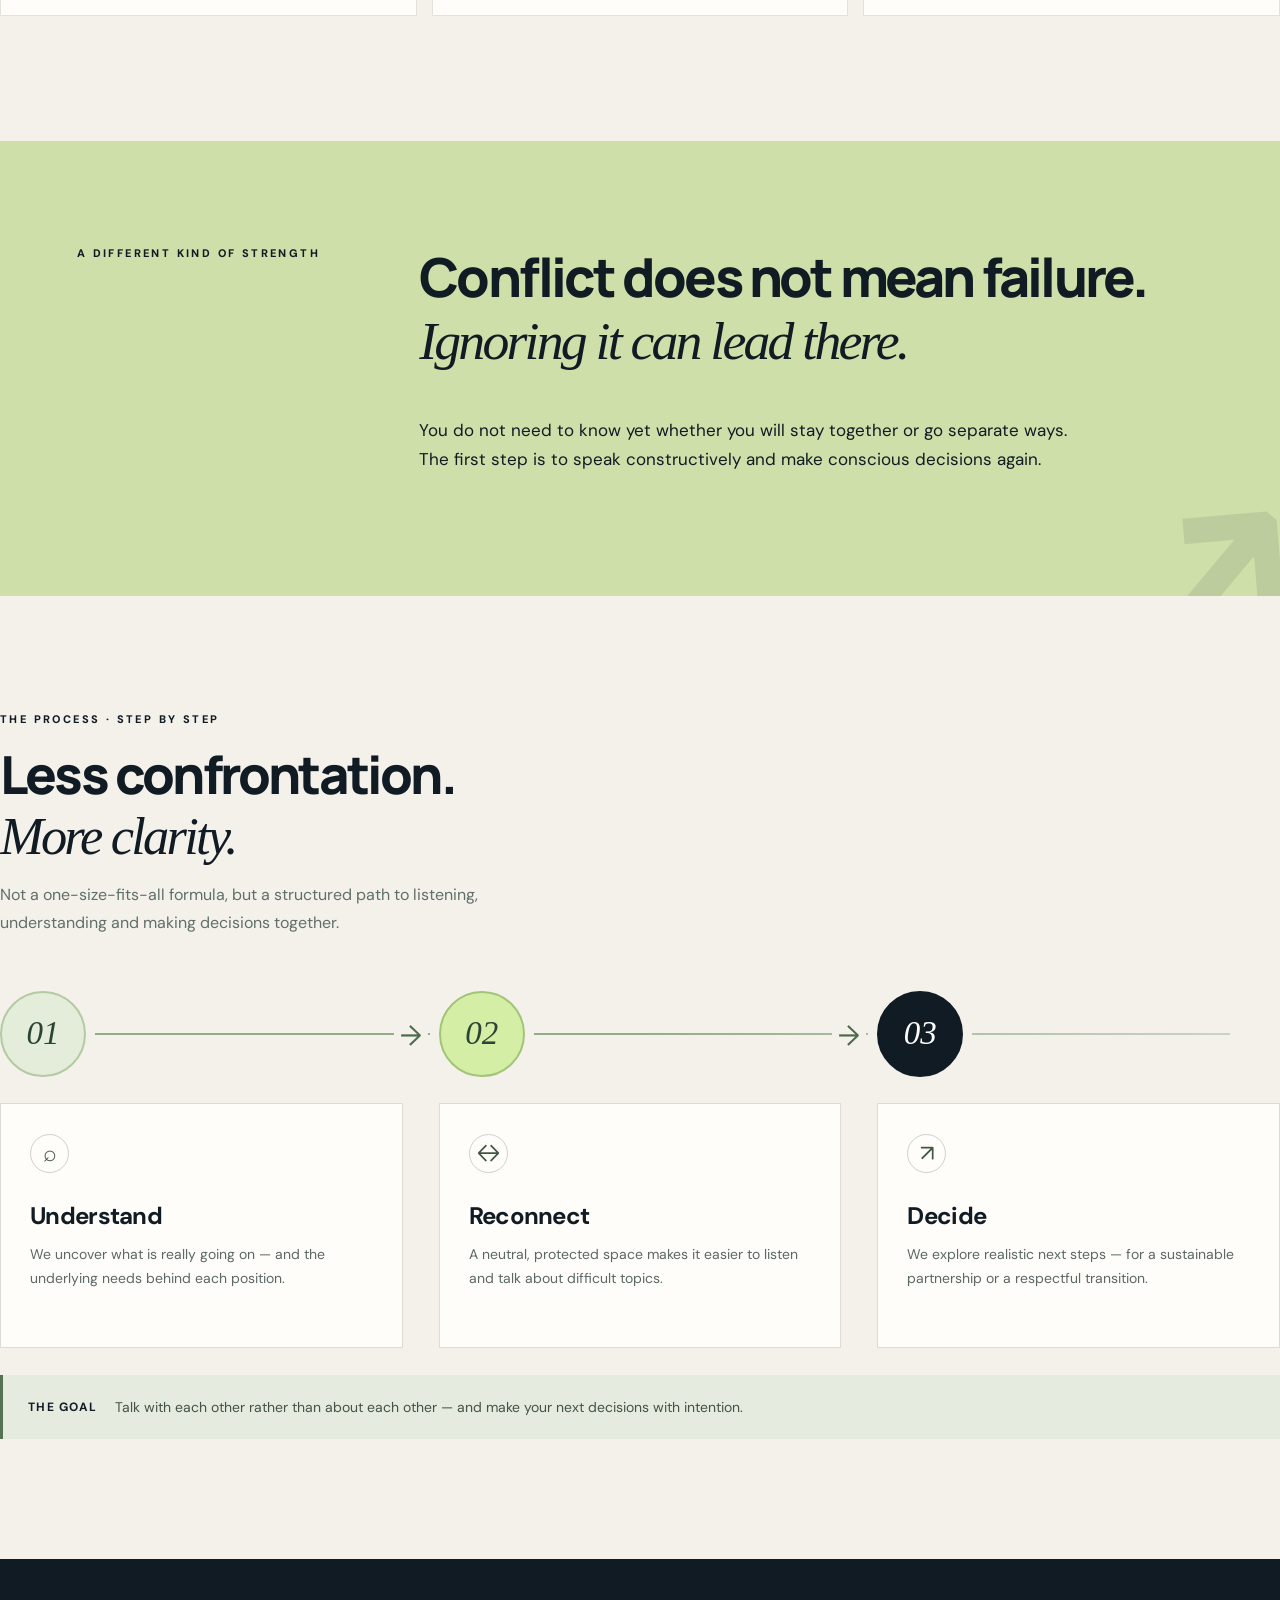
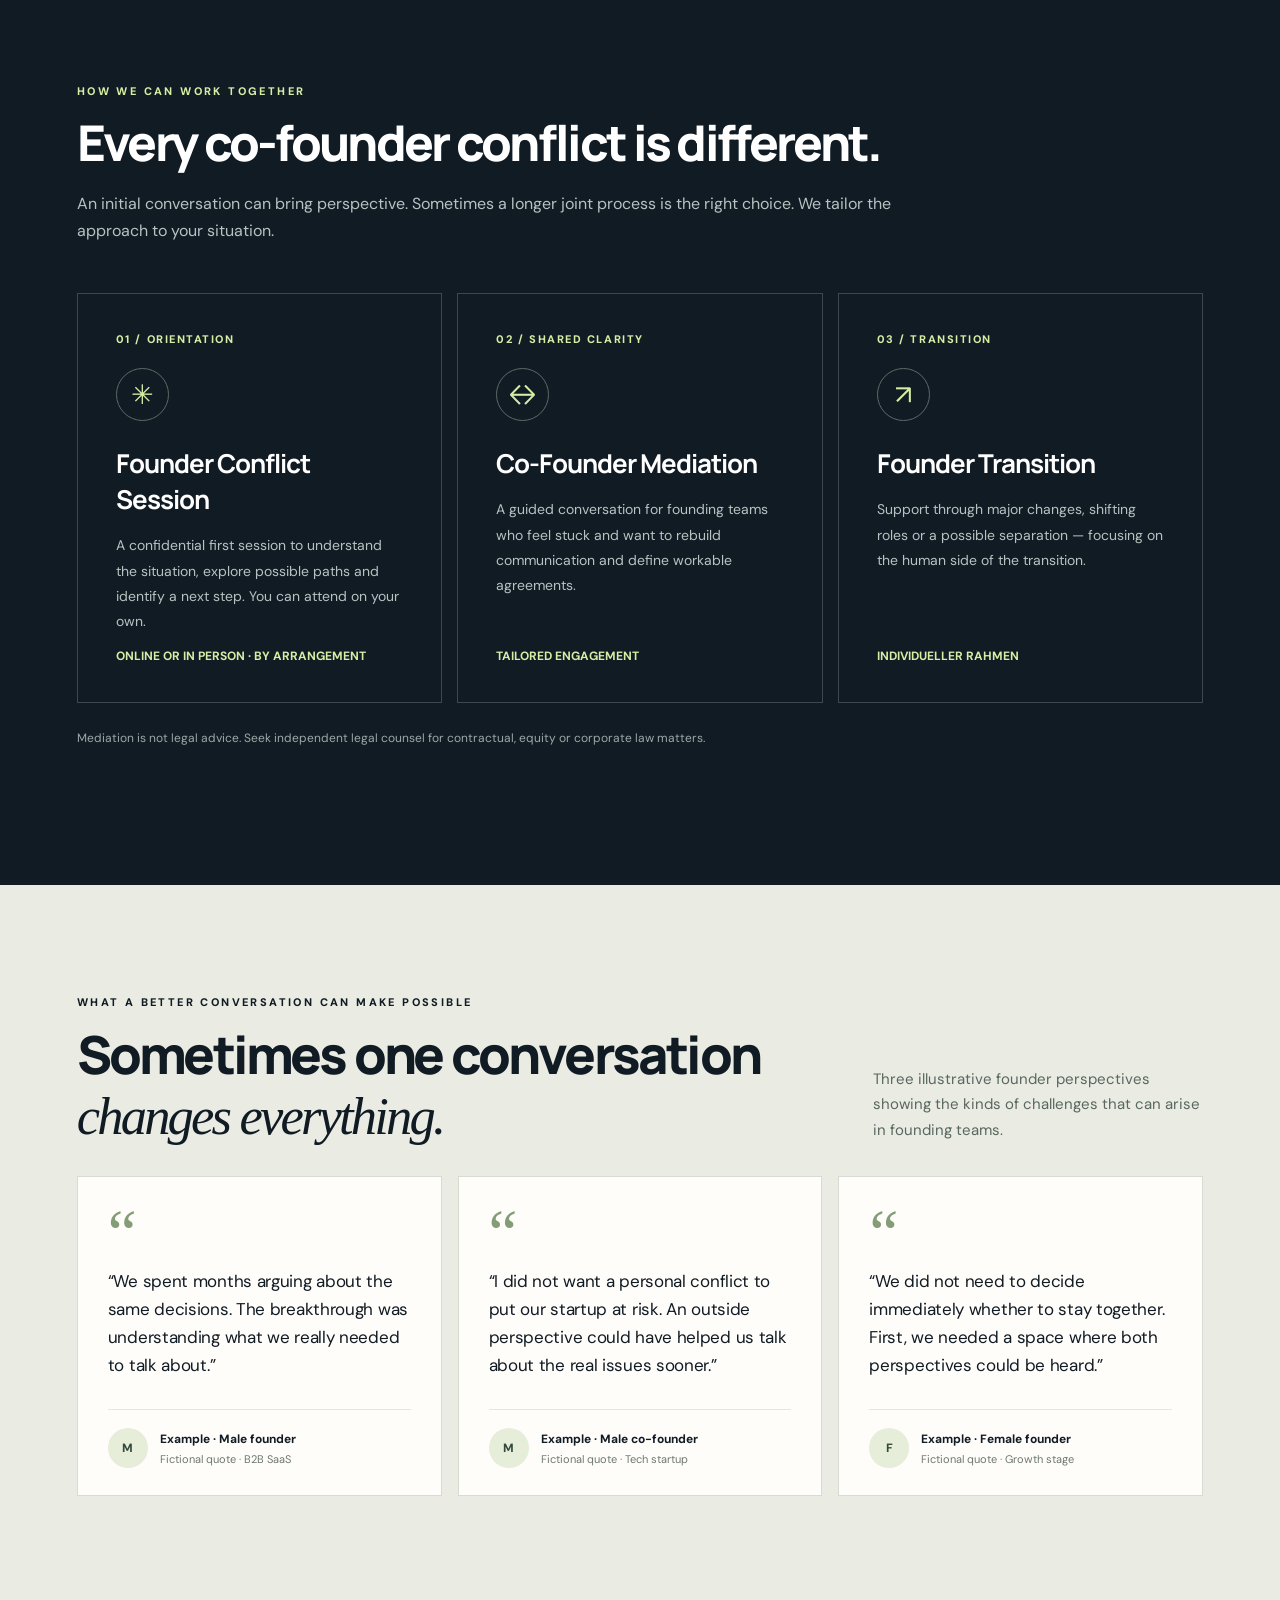
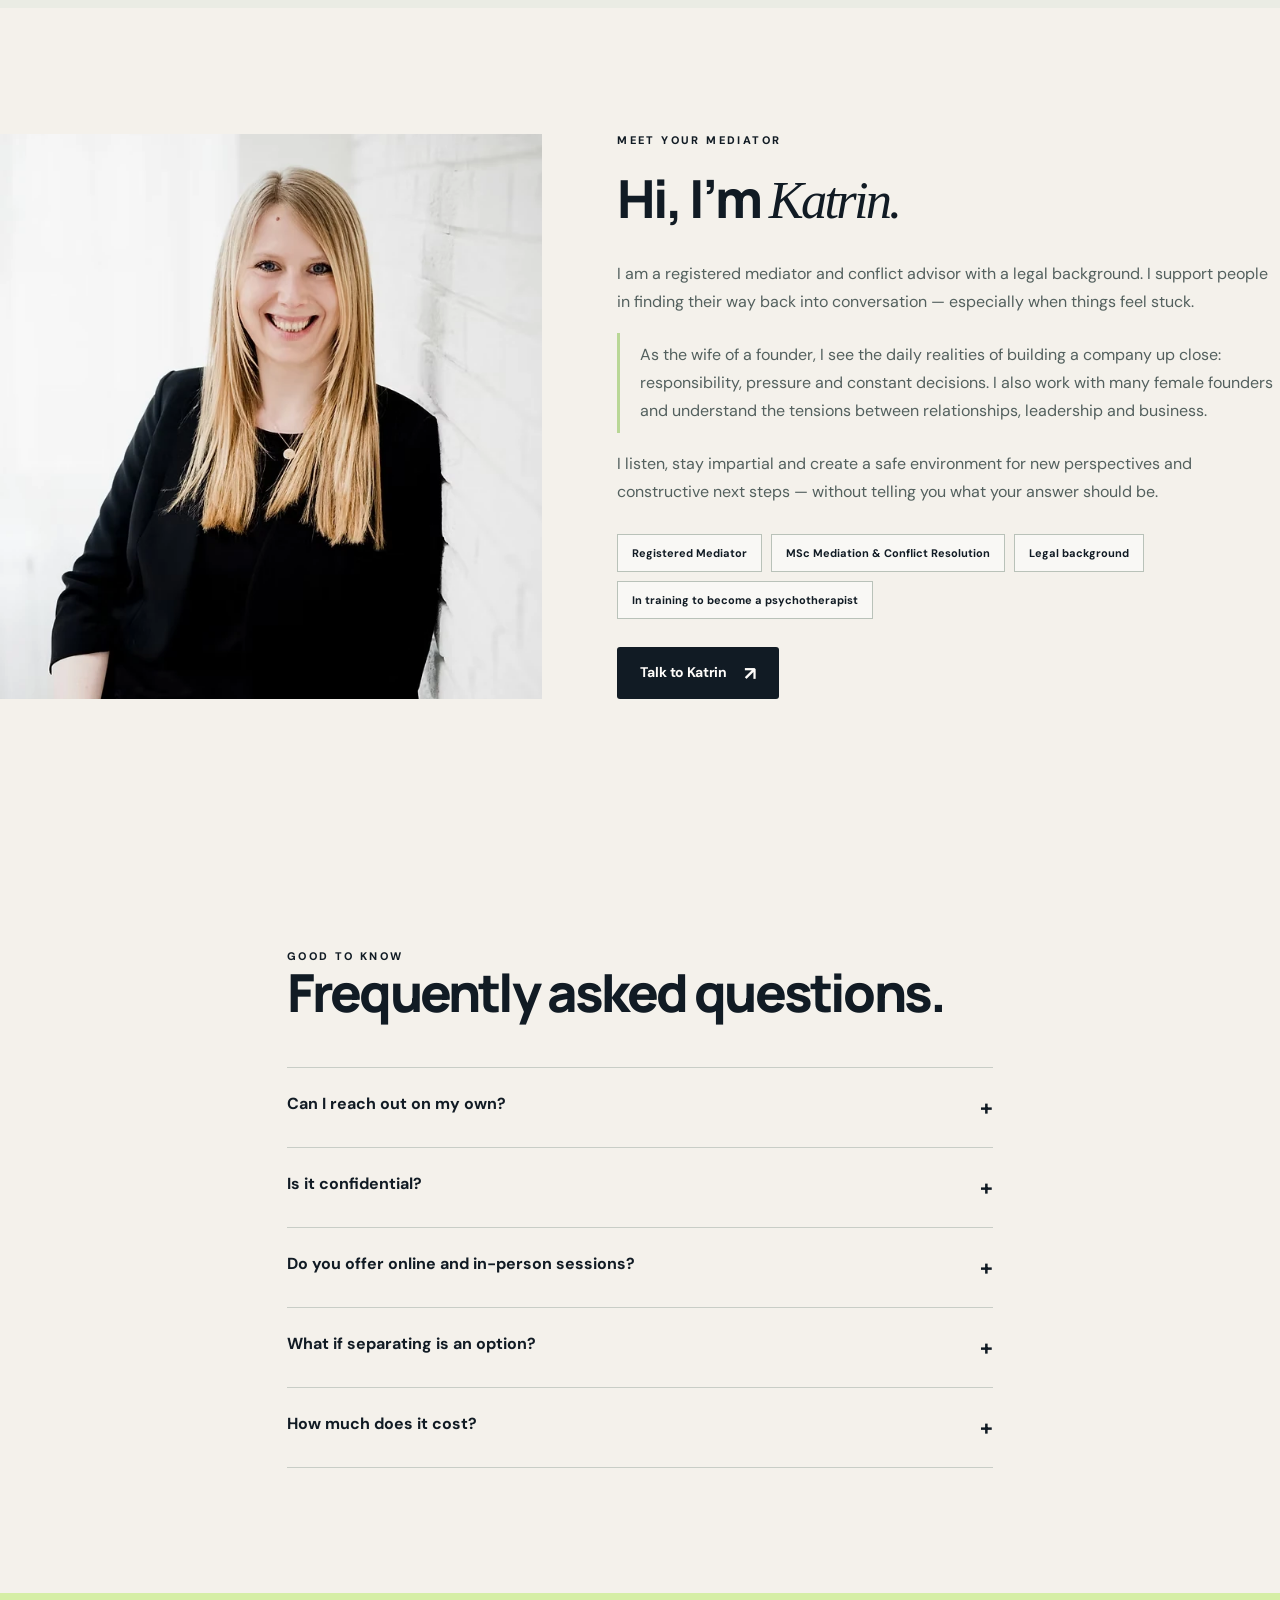
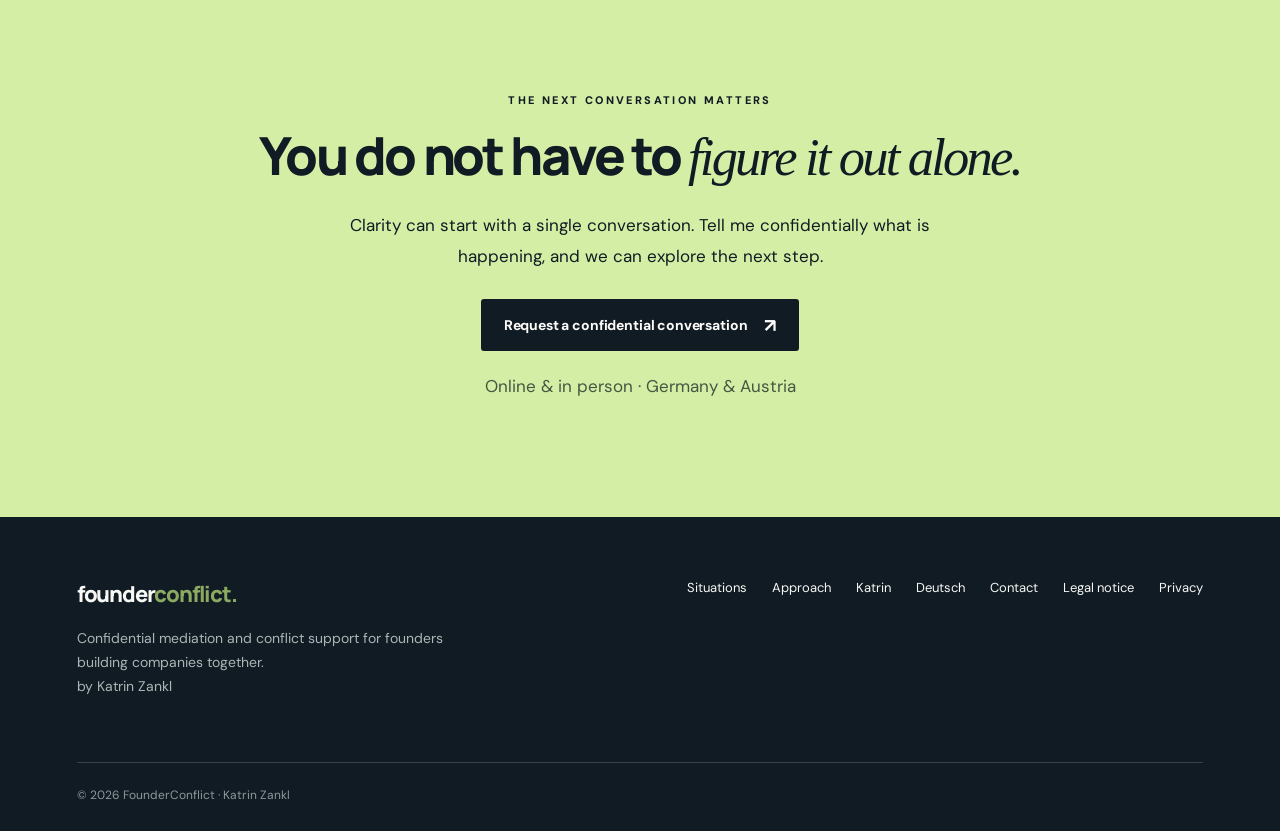
<file: en/index.html>
<!doctype html>
<html lang="en">
<head>
<meta charset="utf-8"><meta name="viewport" content="width=device-width,initial-scale=1">
<title>FounderConflict — Co-Founder Mediation & Conflict Resolution | Katrin Zankl</title>
<meta name="description" content="Katrin Zankl, registered mediator: confidential co-founder conflict resolution from bootstrapped teams to Series C, online and in person in Germany and Austria.">
<link rel="canonical" href="https://founderconflict.com/en/">
<link rel="alternate" hreflang="de" href="https://founderconflict.com/">
<link rel="alternate" hreflang="en" href="https://founderconflict.com/en/">
<link rel="alternate" hreflang="x-default" href="https://founderconflict.com/">
<link rel="icon" href="../assets/favicon.svg" type="image/svg+xml">
<link rel="apple-touch-icon" href="../assets/favicon.svg">
<meta name="theme-color" content="#111b24"><meta property="og:title" content="FounderConflict | Klarheit für Gründerteams"><meta property="og:description" content="Weil hinter jedem Startup Menschen stehen. Vertrauliche Konfliktklärung für Co-Founder.">
<link rel="preconnect" href="https://fonts.googleapis.com"><link rel="preconnect" href="https://fonts.gstatic.com" crossorigin>
<link href="https://fonts.googleapis.com/css2?family=DM+Sans:wght@400;500;600;700&family=Manrope:wght@400;500;600;700;800&display=swap" rel="stylesheet">
<style>
:root{--ink:#111b24;--cream:#f4f1eb;--white:#fffdfa;--muted:#68716f;--accent:#d5eea5;--line:#d9d9d2;--serif:Georgia,'Times New Roman',serif}
*{box-sizing:border-box}html{scroll-behavior:smooth}body{margin:0;color:var(--ink);background:var(--cream);font-family:'DM Sans',Arial,sans-serif;-webkit-font-smoothing:antialiased}a{color:inherit;text-decoration:none}button{font:inherit}::selection{background:var(--accent);color:var(--ink)}.wrap{max-width:1320px;margin:auto;padding:0 6%}header{height:94px;display:flex;align-items:center;justify-content:space-between;gap:24px}.brand{font-family:Manrope,sans-serif;font-size:22px;font-weight:800;letter-spacing:-1.2px}.brand i{color:#8ba960;font-style:normal}.links{display:flex;align-items:center;gap:31px;font-size:13px;font-weight:600}.links a:not(.btn):hover{text-decoration:underline}.btn{background:var(--accent);padding:16px 23px;border-radius:3px;display:inline-flex;align-items:center;justify-content:center;gap:17px;font-weight:700;font-size:13px;transition:transform .2s,background .2s}.btn:hover{transform:translateY(-2px);background:#c8e795}.btn.dark{background:var(--ink);color:white}.btn.dark:hover{background:#2b3b48}.btn.outline{background:transparent;border:1px solid #66727b;color:white}.eyebrow{font-size:11px;font-weight:800;letter-spacing:2.4px;text-transform:uppercase}.hero{background:var(--ink);color:var(--white);overflow:hidden}.hero-inner{min-height:675px;display:grid;grid-template-columns:1.15fr .85fr;align-items:stretch}.hero-copy{padding:94px 5% 95px 0;position:relative;z-index:1}.hero .eyebrow{color:var(--accent)}h1,h2,h3,p{margin-top:0}h1{font-family:Manrope,sans-serif;font-weight:800;font-size:clamp(48px,5.4vw,83px);line-height:1.07;letter-spacing:-4.6px;margin:29px 0 24px;max-width:850px}.serif{font-family:var(--serif);font-weight:400;font-style:italic}.accent{color:var(--accent)}.hero-lead{color:#c0c8c8;font-size:18px;line-height:1.75;max-width:560px;margin-bottom:37px}.hero-actions{display:flex;align-items:center;gap:22px;flex-wrap:wrap}.micro{color:#9ca8a7;font-size:12px;line-height:1.7}.hero-visual{position:relative;display:flex;align-items:flex-end;justify-content:center;padding-top:50px}.hero-visual img{position:relative;width:83%;height:85%;min-height:480px;object-fit:cover;object-position:center 21%;filter:saturate(.82)}.photo-caption{position:absolute;bottom:26px;left:0;background:var(--white);color:var(--ink);padding:19px 24px;min-width:260px;box-shadow:0 12px 35px #0003}.photo-caption strong{display:block;font-size:15px}.photo-caption small{font-size:11px;color:var(--muted)}.proof{border-bottom:1px solid var(--line);background:#fffdf8}.proof-in{min-height:95px;display:flex;align-items:center;justify-content:space-between;gap:20px}.proof-in span{font-size:12px;font-weight:700;letter-spacing:.4px}.proof-in span:first-child{color:var(--muted);font-weight:500}.section{padding:125px 0}.section-head{display:grid;grid-template-columns:1fr 1fr;gap:60px;align-items:end;margin-bottom:61px}h2{font-family:Manrope,sans-serif;font-weight:800;letter-spacing:-2.8px;font-size:clamp(36px,4.1vw,59px);line-height:1.14}.section-head p{max-width:470px;color:#515d61;font-size:17px;line-height:1.8}.pain-grid{display:grid;grid-template-columns:repeat(3,1fr);gap:15px}.pain{padding:40px 33px;min-height:275px;background:var(--white);border:1px solid #e6e2da;display:flex;flex-direction:column;justify-content:space-between}.pain .number{color:#89918a;font-size:12px}.pain h3{font-family:Manrope;font-size:23px;letter-spacing:-1px;line-height:1.25;margin:0 0 13px}.pain p{font-size:14px;line-height:1.75;color:#65706c;margin:0}.statement{background:#cfdfa9;padding:105px 0}.statement-inner{display:grid;grid-template-columns:.55fr 1.45fr;gap:45px}.statement h2{font-size:clamp(34px,4.2vw,62px);max-width:850px}.statement p{font-size:17px;line-height:1.7;max-width:680px}.steps{display:grid;grid-template-columns:repeat(3,1fr);gap:42px;margin-top:65px}.step{border-top:1px solid #8e9892;padding-top:27px}.step .num{font-family:var(--serif);font-style:italic;font-size:41px;color:#82918b}.step h3{font-size:23px;margin:22px 0 15px;letter-spacing:-.5px}.step p{color:#56615f;font-size:15px;line-height:1.75}.dark-section{background:var(--ink);color:white}.dark-section .section-head p{color:#b7c2c1}.services{display:grid;grid-template-columns:repeat(3,1fr);gap:15px}.service{border:1px solid #3c4851;padding:38px;min-height:330px;display:flex;flex-direction:column}.service .flag{font-size:11px;color:var(--accent);letter-spacing:2px;font-weight:800}.service h3{font-family:Manrope;font-size:26px;margin:44px 0 16px;letter-spacing:-1px}.service p{color:#b7c2c1;font-size:14px;line-height:1.8;flex:1}.service small{color:var(--accent);font-size:12px;font-weight:700}.bio{display:grid;grid-template-columns:.8fr 1.2fr;gap:90px;align-items:center}.bio-image{background:#ded9d1;height:565px;overflow:hidden}.bio-image img{width:100%;height:100%;object-fit:cover;object-position:center 16%}.bio-copy h2{margin:22px 0 29px}.bio-copy p{font-size:17px;line-height:1.85;color:#53605e}.credentials{display:flex;flex-wrap:wrap;gap:9px;margin:28px 0}.credentials span{font-size:11px;font-weight:700;border:1px solid #b9c2b9;padding:11px 14px}.cta{background:#d5eea5;text-align:center;padding:100px 0 115px}.cta h2{max-width:850px;margin:20px auto 24px}.cta p{font-size:17px;max-width:640px;line-height:1.8;margin:0 auto 28px}.faq{max-width:860px;margin:auto}.faq h2{margin-bottom:44px}.faq details{border-top:1px solid #c8cdc6;padding:25px 0}.faq details:last-child{border-bottom:1px solid #c8cdc6}.faq summary{font-weight:700;cursor:pointer;list-style:none;display:flex;justify-content:space-between;gap:20px}.faq summary:after{content:'+';font-size:22px}.faq details[open] summary:after{content:'−'}.faq p{margin:18px 0 0;color:#58645f;line-height:1.8;font-size:15px}footer{background:var(--ink);color:#f7f8f4;padding:62px 0 28px}.foot-top{display:flex;justify-content:space-between;gap:35px;border-bottom:1px solid #38424a;padding-bottom:64px}.foot-top p{font-size:14px;color:#aab6b5;max-width:370px;line-height:1.7;margin:18px 0 0}.foot-links{display:flex;gap:25px;flex-wrap:wrap;align-items:start;font-size:13px}.foot-bottom{display:flex;justify-content:space-between;padding-top:24px;color:#8b999b;font-size:12px;gap:20px}a:focus-visible,summary:focus-visible{outline:3px solid #a4ca58;outline-offset:4px}
@media(max-width:900px){.wrap{padding:0 5%}.links a:not(.btn){display:none}.hero-inner{grid-template-columns:1fr}.hero-copy{padding:65px 0 40px}.hero-visual{max-height:530px}.hero-visual img{width:70%;height:520px;min-height:0}.photo-caption{left:5%}h1{letter-spacing:-2.8px}.section{padding:82px 0}.section-head,.statement-inner,.bio{grid-template-columns:1fr;gap:22px}.pain-grid,.services,.steps{grid-template-columns:1fr}.pain{min-height:210px}.steps{gap:14px;margin-top:35px}.proof-in{flex-wrap:wrap;justify-content:start;padding-top:24px;padding-bottom:24px;gap:15px 25px}.statement{padding:75px 0}.bio-image{height:500px;max-width:570px}.foot-top{flex-direction:column}.section-head{margin-bottom:38px}}@media(max-width:540px){header{height:75px}.brand{font-size:19px}.links .btn{padding:12px 13px;font-size:11px}.hero-copy{padding:52px 0 30px}h1{font-size:47px;letter-spacing:-2.6px}.hero-lead{font-size:16px}.hero-visual img{width:87%;height:440px}.photo-caption{padding:14px 18px;min-width:220px}.micro{width:100%}.section{padding:70px 0}.pain{padding:28px}.service{min-height:270px}.bio-image{height:420px}.cta{padding:75px 0}.foot-bottom{flex-direction:column}}
</style>
<link rel="stylesheet" href="../assets/refinements.css">
</head>
<body>
<header class="wrap">
<a class="brand" href="../" aria-label="FounderConflict home"><span class="brand-name">founder<i>conflict.</i></span><span class="brand-byline">by Katrin Zankl</span></a>
<nav class="links" aria-label="Main navigation">
  <a href="#situationen">When we help</a><a href="#ansatz">Our approach</a><a href="#katrin">Meet Katrin</a>
  <span class="lang-switch" role="group" aria-label="Choose language"><a href="../" lang="de">DE</a><a href="./" lang="en" aria-current="page">EN</a></span>
  <a class="btn" href="mailto:info@konflikt-beratung.at?subject=Vertrauliche%20Anfrage%20FounderConflict">Get in touch <span aria-hidden="true">↗</span></a>
</nav></header>
<main>
<section class="hero"><div class="wrap hero-inner"><div class="hero-copy"><div class="eyebrow">Founder mediation & conflict resolution · DE / AT</div><h1 class="hero-headline"><span class="hero-line">Great companies</span> <span class="hero-line">need <span class="serif accent">strong founders.</span></span></h1><p class="hero-lead">And strong founding teams sometimes need support. When tension between co-founders threatens trust, collaboration or the future of your company, we help create space for clarity again.</p><div class="hero-actions"><a class="btn" href="mailto:info@konflikt-beratung.at?subject=Vertrauliches%20Erstgespr%C3%A4ch%20FounderConflict">Request a confidential conversation <span aria-hidden="true">↗</span></a><span class="micro">For bootstrapped, pre-seed to Series C teams<br>Online & in person in Germany and Austria</span></div><div class="hero-keywords" aria-label="Arbeitsprinzipien"><span>Impartial</span><span>Confidential</span><span>Human-first</span></div></div><div class="hero-visual"><img src="../assets/katrin-wall-portrait.webp" alt="Katrin Zankl – registered mediator and conflict advisor" width="686" height="1030" fetchpriority="high" decoding="async"><div class="photo-caption"><strong>Katrin Zankl</strong><small>Registered Mediator · Conflict advisor · Legal background</small></div></div></div></section>
<div class="proof"><div class="wrap proof-in"><span>For founders building companies together.</span><span>BOOTSTRAPPED · PRE-SEED → SERIES C</span><span>CONFIDENTIAL & IMPARTIAL</span><span>ONLINE & IN PERSON · DE / AT</span></div></div>
<section class="section wrap" id="situationen">
<div class="section-head section-head--wide">
  <div><div class="eyebrow">When things get complicated</div>
  <h2>You built this company together. <span class="serif">What now?</span></h2></div>
  <p>When personal tension grows, trust and decisions become harder — and sometimes the future of the business is at stake. Does any of this sound familiar?</p>
</div>
<div class="pain-grid">
  <article class="pain"><span class="number">01 / COMMUNICATION</span><span class="icon-box" aria-hidden="true"><svg viewBox="0 0 24 24"><path d="M4 5h16v11H9l-5 4V5Z"/><path d="M8 10h8M8 13h5"/></svg></span><div><h3>You talk. But you no longer connect.</h3><p>Every conversation follows the same pattern. Unspoken frustrations erode trust and make working together harder.</p></div></article>
  <article class="pain"><span class="number">02 / ROLES & DECISIONS</span><span class="icon-box" aria-hidden="true"><svg viewBox="0 0 24 24"><path d="M12 3v18M4 7h16M8 21h8"/><path d="m6 7-3 7h6L6 7Zm12 0-3 7h6l-3-7Z"/></svg></span><div><h3>Who actually decides what?</h3><p>Strategy, responsibilities, effort or equity create tensions that do not resolve themselves.</p></div></article>
  <article class="pain"><span class="number">03 / THE FUTURE</span><span class="icon-box" aria-hidden="true"><svg viewBox="0 0 24 24"><path d="M5 21V4M5 12h8l6-7M13 12l6 7"/><path d="m16 5 3 0 0 3M16 19h3v-3"/></svg></span><div><h3>Can we still move forward together?</h3><p>You are at a crossroads. Stay together, redefine your partnership or part ways — without further escalation.</p></div></article>
</div></section>
<section class="statement"><div class="wrap statement-inner"><div class="eyebrow">A different kind of strength</div><div><h2>Conflict does not mean failure. <span class="serif">Ignoring it can lead there.</span></h2><p>You do not need to know yet whether you will stay together or go separate ways. The first step is to speak constructively and make conscious decisions again.</p></div></div></section>
<section class="section wrap process-section" id="ansatz">
<div class="process-title"><div class="eyebrow">The process · step by step</div><h2>Less confrontation.<br><span class="serif">More clarity.</span></h2><p class="process-intro">Not a one-size-fits-all formula, but a structured path to listening, understanding and making decisions together.</p></div>
<div class="process-track" role="list" aria-label="Three steps in the mediation process">
  <article class="process-step" role="listitem"><span class="process-node" aria-label="Step 1">01</span><div class="process-card"><span class="mini-icon" aria-hidden="true">⌕</span><h3>Understand</h3><p>We uncover what is really going on — and the underlying needs behind each position.</p></div></article>
  <article class="process-step" role="listitem"><span class="process-node" aria-label="Step 2">02</span><div class="process-card"><span class="mini-icon" aria-hidden="true">↔</span><h3>Reconnect</h3><p>A neutral, protected space makes it easier to listen and talk about difficult topics.</p></div></article>
  <article class="process-step" role="listitem"><span class="process-node" aria-label="Step 3">03</span><div class="process-card"><span class="mini-icon" aria-hidden="true">↗</span><h3>Decide</h3><p>We explore realistic next steps — for a sustainable partnership or a respectful transition.</p></div></article>
</div>
<div class="process-footer"><strong>The goal</strong><span>Talk with each other rather than about each other — and make your next decisions with intention.</span></div>
</section>
<section class="section dark-section" id="leistungen"><div class="wrap">
<div class="section-head services-heading"><div><div class="eyebrow accent">How we can work together</div><h2>Every co-founder conflict is different.</h2></div><p>An initial conversation can bring perspective. Sometimes a longer joint process is the right choice. We tailor the approach to your situation.</p></div>
<div class="services">
  <article class="service"><span class="flag">01 / ORIENTATION</span><span class="service-icon" aria-hidden="true">✳</span><h3>Founder Conflict Session</h3><p>A confidential first session to understand the situation, explore possible paths and identify a next step. You can attend on your own.</p><small>ONLINE OR IN PERSON · BY ARRANGEMENT</small></article>
  <article class="service"><span class="flag">02 / SHARED CLARITY</span><span class="service-icon" aria-hidden="true">↔</span><h3>Co-Founder Mediation</h3><p>A guided conversation for founding teams who feel stuck and want to rebuild communication and define workable agreements.</p><small>TAILORED ENGAGEMENT</small></article>
  <article class="service"><span class="flag">03 / TRANSITION</span><span class="service-icon" aria-hidden="true">↗</span><h3>Founder Transition</h3><p>Support through major changes, shifting roles or a possible separation — focusing on the human side of the transition.</p><small>INDIVIDUELLER RAHMEN</small></article>
</div><p class="micro" style="margin-top:25px">Mediation is not legal advice. Seek independent legal counsel for contractual, equity or corporate law matters.</p>
</div></section>
<section class="testimonial-section" id="stimmen"><div class="wrap">
<div class="testimonial-heading"><div><div class="eyebrow">What a better conversation can make possible</div><h2>Sometimes one conversation <span class="serif">changes everything.</span></h2></div><p class="testimonial-intro">Three illustrative founder perspectives showing the kinds of challenges that can arise in founding teams.</p></div>
<div class="testimonial-grid">
<article class="testimonial"><span class="quote-mark" aria-hidden="true">“</span><blockquote>“We spent months arguing about the same decisions. The breakthrough was understanding what we really needed to talk about.”</blockquote><div class="testimonial-person"><span class="avatar" aria-hidden="true">M</span><div><strong>Example · Male founder</strong><small>Fictional quote · B2B SaaS</small></div></div></article>
<article class="testimonial"><span class="quote-mark" aria-hidden="true">“</span><blockquote>“I did not want a personal conflict to put our startup at risk. An outside perspective could have helped us talk about the real issues sooner.”</blockquote><div class="testimonial-person"><span class="avatar" aria-hidden="true">M</span><div><strong>Example · Male co-founder</strong><small>Fictional quote · Tech startup</small></div></div></article>
<article class="testimonial"><span class="quote-mark" aria-hidden="true">“</span><blockquote>“We did not need to decide immediately whether to stay together. First, we needed a space where both perspectives could be heard.”</blockquote><div class="testimonial-person"><span class="avatar" aria-hidden="true">F</span><div><strong>Example · Female founder</strong><small>Fictional quote · Growth stage</small></div></div></article>
</div></div></section>
<section class="section wrap" id="katrin"><div class="bio">
<div class="bio-image"><img loading="lazy" decoding="async" width="686" height="1030" src="../assets/katrin-wall-portrait.webp" alt="Katrin Zankl – registered mediator and conflict advisor"></div>
<div class="bio-copy"><div class="eyebrow">Meet your mediator</div><h2>Hi, I’m <span class="serif">Katrin.</span></h2>
<p>I am a registered mediator and conflict advisor with a legal background. I support people in finding their way back into conversation — especially when things feel stuck.</p>
<p class="bio-special">As the wife of a founder, I see the daily realities of building a company up close: responsibility, pressure and constant decisions. I also work with many female founders and understand the tensions between relationships, leadership and business.</p>
<p>I listen, stay impartial and create a safe environment for new perspectives and constructive next steps — without telling you what your answer should be.</p>
<div class="credentials"><span>Registered Mediator</span><span>MSc Mediation & Conflict Resolution</span><span>Legal background</span><span>In training to become a psychotherapist</span></div>
<a href="mailto:info@konflikt-beratung.at?subject=FounderConflict%20Anfrage" class="btn dark">Talk to Katrin <span aria-hidden="true">↗</span></a>
</div></div></section>
<section class="section" id="fragen"><div class="wrap faq"><div class="eyebrow">Good to know</div><h2>Frequently asked questions.</h2>
<details><summary>Can I reach out on my own?</summary><p>Yes. You can begin with an individual conversation. Joint mediation requires everyone involved to participate voluntarily.</p></details>
<details><summary>Is it confidential?</summary><p>Discretion is fundamental to our work. We agree on the scope of confidentiality and data protection before starting.</p></details>
<details><summary>Do you offer online and in-person sessions?</summary><p>Both. Sessions can take place online or, by arrangement, in person in Germany and Austria. We agree on location and format individually.</p></details>
<details><summary>What if separating is an option?</summary><p>Mediation does not mean you must remain together. It can also help you clarify a respectful way forward. Legal arrangements should be handled with independent counsel.</p></details>
<details><summary>How much does it cost?</summary><p>We agree on the format, duration and fee before confirming an appointment. Longer mediation engagements are quoted individually.</p></details>
</div></section>
<section class="cta"><div class="wrap"><div class="eyebrow">The next conversation matters</div><h2>You do not have to <span class="serif">figure it out alone.</span></h2><p>Clarity can start with a single conversation. Tell me confidentially what is happening, and we can explore the next step.</p><a class="btn dark" href="mailto:info@konflikt-beratung.at?subject=Founder%20Conflict%20Session%20%E2%80%93%20Anfrage">Request a confidential conversation <span aria-hidden="true">↗</span></a><p class="micro" style="margin:20px auto 0">Online & in person · Germany & Austria</p></div></section>
</main><footer><div class="wrap"><div class="foot-top"><div><a class="brand" href="/">founder<i>conflict.</i></a><p>Confidential mediation and conflict support for founders building companies together.<br>by Katrin Zankl</p></div><div class="foot-links"><a href="#situationen">Situations</a><a href="#ansatz">Approach</a><a href="#katrin">Katrin</a><a href="../" lang="de">Deutsch</a><a href="mailto:info@konflikt-beratung.at">Contact</a><a href="https://www.konflikt-beratung.at/impressum" target="_blank" rel="noopener">Legal notice</a><a href="https://www.konflikt-beratung.at/datenschutz" target="_blank" rel="noopener">Privacy</a></div></div><div class="foot-bottom"><span>© <span id="year">2026</span> FounderConflict · Katrin Zankl</span></div></div></footer>
<script>document.getElementById('year').textContent=new Date().getFullYear()</script>
</body></html>
</file>
<file: assets/refinements.css>
/* FounderConflict — design refinement v2 */
:root { --ink:#111b24; --cream:#f4f1eb; --white:#fffdfa; --accent:#d5eea5; --subtle:#e1e7d8; }
html { scroll-padding-top:24px; }
body { overflow-x:hidden; }
a { -webkit-tap-highlight-color:transparent; }
.btn, .btn:link, .btn:visited, .btn:hover, .btn:focus-visible { text-decoration:none; }
.btn:not(.dark), .btn:not(.dark):link, .btn:not(.dark):visited, .btn:not(.dark):hover, .btn:not(.dark):focus-visible { color:#111b24 !important; }
.btn.dark, .btn.dark:link, .btn.dark:visited, .btn.dark:hover, .btn.dark:focus-visible { color:#fffdfa !important; }
.btn { min-height:52px; line-height:1.25; font-size:14px; letter-spacing:-.15px; box-shadow:0 2px 0 #ffffff09; }
.btn > span[aria-hidden] { font-size:19px; line-height:1; }
.btn:focus-visible, .lang-switch a:focus-visible { outline:3px solid #91bf68; outline-offset:4px; }
.links { gap:21px; }
.lang-switch { display:inline-flex; align-items:center; gap:5px; padding:4px; border:1px solid #c9cec6; border-radius:4px; white-space:nowrap; }
.lang-switch a { display:inline-flex; align-items:center; justify-content:center; min-width:33px; padding:6px 7px; border-radius:2px; font-size:11px; line-height:1; font-weight:800; letter-spacing:.5px; color:#495552; }
.lang-switch a[aria-current=page] { background:var(--ink); color:#fffdfa; }
.lang-switch a:hover:not([aria-current]) { background:#e9eadf; text-decoration:none !important; }
.hero-copy { padding-top:103px; }
.hero-lead { max-width:610px; }
.hero-actions { gap:20px; }
.hero-visual { isolation:isolate; }




.hero-keywords { display:flex; flex-wrap:wrap; gap:11px; margin-top:31px; }
.hero-keywords span { font-size:10px; letter-spacing:1.2px; text-transform:uppercase; font-weight:800; color:#b2bfbd; border:1px solid #44515a; border-radius:30px; padding:8px 12px; }
.hero-keywords span:before { content:"•"; color:#d5eea5; padding-right:7px; }
.hero-visual img { z-index:1; }
.photo-caption { z-index:2; }
.proof-in { min-height:92px; }
.proof-in span:not(:first-child) { white-space:nowrap; }
.section-head--wide { display:block; margin-bottom:44px; }
.section-head--wide h2 { max-width:1140px; font-size:clamp(41px,5vw,72px); letter-spacing:-3.6px; line-height:1.09; margin-bottom:25px; text-wrap:balance; }
.section-head--wide p { margin:0; max-width:720px; font-size:17px; line-height:1.7; }
.pain { min-height:286px; position:relative; transition:transform .25s ease, border-color .25s ease; padding:39px 32px 32px; }
.pain:hover { transform:translateY(-4px); border-color:#bccab2; }
.pain .number { font-size:11px; letter-spacing:1.15px; color:#69746a; font-weight:800; }
.icon-box { position:absolute; top:29px; right:28px; display:grid; place-items:center; width:52px; height:52px; border-radius:15px; background:#ecf2df; color:#24332d; }
.icon-box svg { width:25px; height:25px; fill:none; stroke:currentColor; stroke-width:1.65; stroke-linecap:round; stroke-linejoin:round; }
.pain h3 { max-width:315px; margin-top:54px; font-size:24px; line-height:1.2; }
.pain p { max-width:330px; line-height:1.65; }
.statement { position:relative; overflow:hidden; }
.statement:after { content:"↗"; position:absolute; font-family:Georgia,serif; font-weight:400; font-size:310px; line-height:1; right:-45px; bottom:-155px; opacity:.09; transform:rotate(-5deg); pointer-events:none; }
.statement-inner { position:relative; z-index:1; }
.process-section { position:relative; padding-top:116px; padding-bottom:120px; }
.process-title { max-width:860px; }
.process-title h2 { margin:19px 0 14px; }
.process-intro { font-size:16px; line-height:1.75; color:#606f69; max-width:570px; }
.process-track { display:grid; grid-template-columns:repeat(3,minmax(0,1fr)); gap:36px; position:relative; margin-top:54px; }
.process-track:before { content:""; position:absolute; z-index:0; left:50px; right:50px; top:42px; height:2px; background:linear-gradient(90deg,#93ad86 0%,#93ad86 50%,#cad3c5 100%); }
.process-step { position:relative; z-index:1; display:flex; flex-direction:column; min-width:0; }
.process-step:not(:last-child):after { content:"→"; position:absolute; right:-25px; top:26px; z-index:5; background:var(--cream); padding:0 6px; font-size:28px; color:#4c6b4e; }
.process-node { display:grid; place-items:center; width:86px; height:86px; border:2px solid #b3caa2; background:#e3edda; border-radius:50%; font-family:Georgia,serif; font-style:italic; font-size:33px; color:#2c4435; box-shadow:0 0 0 9px var(--cream); }
.process-step:nth-child(2) .process-node { background:#d5eea5; border-color:#a2c477; }
.process-step:nth-child(3) .process-node { background:#111b24; border-color:#111b24; color:white; }
.process-card { margin-top:26px; border:1px solid #dddcd4; background:#fffdfa; min-height:245px; padding:30px 29px 25px; }
.process-card .mini-icon { display:inline-flex; align-items:center; justify-content:center; width:39px; height:39px; border:1px solid #cdd3c8; border-radius:50%; font-size:23px; color:#415742; margin-bottom:27px; }
.process-card h3 { font-size:24px; font-weight:700; letter-spacing:-.7px; margin:0 0 12px; }
.process-card p { font-size:14px; line-height:1.7; color:#5b6864; margin:0; }
.process-footer { margin-top:27px; display:flex; align-items:center; gap:18px; padding:21px 25px; background:#e5ebdf; border-left:3px solid #577252; }
.process-footer strong { white-space:nowrap; font-size:12px; letter-spacing:1.25px; text-transform:uppercase; }
.process-footer span { font-size:14px; line-height:1.6; color:#435347; }
.service { min-height:332px; transition:background .2s; }
.service:hover { background:#1b2a32; }
.service-icon { display:grid; place-items:center; width:53px; height:53px; border:1px solid #5b6b66; color:#d5eea5; border-radius:50%; font-size:27px; margin:22px 0 4px; }
.service h3 { margin-top:20px; }
.service .flag { letter-spacing:1.55px; }
.testimonial-section { background:#eaece4; padding-top:110px; padding-bottom:112px; }
.testimonial-heading { display:flex; align-items:flex-end; justify-content:space-between; gap:50px; margin-bottom:24px; }
.testimonial-heading h2 { max-width:775px; margin-top:16px; margin-bottom:0; }
.testimonial-intro { color:#58675f; font-size:15px; max-width:330px; line-height:1.7; margin-bottom:4px; }
.example-warning { display:flex; align-items:center; gap:10px; margin:0 0 24px; color:#536258; font-size:12px; line-height:1.5; padding:13px 17px; border:1px dashed #97a598; background:#f1f4ec; max-width:900px; }
.example-warning strong { color:#273e32; }
.testimonial-grid { display:grid; grid-template-columns:repeat(3,minmax(0,1fr)); gap:16px; }
.testimonial { display:flex; flex-direction:column; min-height:305px; background:#fffdfa; padding:32px 30px 27px; border:1px solid #d7dbd2; }
.testimonial .quote-mark { color:#849d77; line-height:.75; font-family:Georgia,serif; font-size:65px; height:58px; }
.testimonial blockquote { margin:0 0 30px; font-size:17px; line-height:1.65; letter-spacing:-.3px; flex:1; }
.testimonial-person { display:flex; align-items:center; gap:12px; border-top:1px solid #e5e8e0; padding-top:18px; }
.testimonial-person .avatar { display:grid; place-items:center; width:40px; height:40px; border-radius:50%; background:#e6edd9; color:#33493a; font-weight:800; font-size:12px; flex:0 0 40px; }
.testimonial-person strong { display:block; font-size:12px; line-height:1.45; }
.testimonial-person small { display:block; margin-top:3px; font-size:11px; color:#6c7770; }
.bio { grid-template-columns:.9fr 1.1fr; gap:75px; }
.bio-copy p { margin-bottom:17px; line-height:1.75; font-size:16px; }
.bio-special { border-left:3px solid #b9d796; padding:8px 0 8px 20px; background:transparent; }
.credentials span { background:#ffffff80; }
.cta { background:#d5eea5; }
.cta h2 { line-height:1.09; }
.cta .micro { color:#455642 !important; }
.faq summary:hover { color:#3d6345; }
@media(max-width:1060px) {
  .links { gap:14px; }
  .links > a:not(.btn) { display:none; }
  .process-track { gap:20px; }
  .testimonial { padding:26px 23px; }
  .bio { gap:45px; }
}
@media(max-width:900px) {
  .section-head--wide h2 { max-width:none; font-size:clamp(39px,6.8vw,61px); letter-spacing:-2.8px; }
  .section-head--wide p { max-width:650px; }
  .hero-copy { padding-top:67px; }
  .hero-keywords { margin-top:24px; }
  .pain { min-height:210px; }
  .pain h3 { margin-top:48px; max-width:none; }
  .testimonial-heading { display:block; }
  .testimonial-intro { max-width:620px; margin-top:20px; }
  .testimonial-grid { grid-template-columns:1fr; }
  .testimonial { min-height:0; }
  .testimonial blockquote { flex:auto; margin-bottom:26px; }
  .process-track { display:block; margin-top:34px; padding-left:3px; }
  .process-track:before { left:42px; top:28px; right:auto; bottom:44px; height:auto; width:2px; background:#99b890; }
  .process-step { flex-direction:row; align-items:flex-start; gap:24px; margin-bottom:22px; }
  .process-node { width:84px; height:84px; flex:0 0 84px; }
  .process-step:not(:last-child):after { display:none; }
  .process-card { margin-top:0; flex:1; min-height:180px; }
  .process-card .mini-icon { margin-bottom:14px; }
  .process-footer { align-items:flex-start; flex-direction:column; gap:5px; }
  .process-section { padding-top:82px; padding-bottom:86px; }
  .bio { grid-template-columns:1fr; }
}
@media(max-width:540px) {
  .links { gap:8px; }
  .lang-switch { padding:2px; }
  .lang-switch a { min-width:28px; padding:7px 6px; }
  .links .btn { padding:11px 11px; font-size:11px; min-height:38px; }
  .links .btn span[aria-hidden] { display:none; }
  .btn { max-width:100%; }
  .hero-copy { padding-top:50px; }
  .hero-keywords { gap:7px; }
  .hero-keywords span { padding:7px 9px; font-size:9px; }
  
  .section-head--wide h2 { font-size:clamp(39px,11vw,53px); letter-spacing:-2.3px; }
  .section-head--wide p { font-size:16px; }
  .pain { min-height:230px; }
  .pain h3 { margin-top:50px; }
  .statement:after { font-size:220px; bottom:-100px; right:-40px; }
  .process-section { padding-top:70px; padding-bottom:70px; }
  .process-track:before { left:32px; }
  .process-node { width:65px; height:65px; flex-basis:65px; font-size:26px; box-shadow:0 0 0 5px var(--cream); }
  .process-step { gap:17px; }
  .process-card { padding:21px 19px; }
  .process-card h3 { font-size:21px; }
  .process-card p { font-size:13px; }
  .process-card .mini-icon { width:32px; height:32px; font-size:19px; }
  .testimonial-section { padding-top:72px; padding-bottom:76px; }
  .testimonial-heading h2 { letter-spacing:-2px; }
  .testimonial { padding:27px 22px; }
  .testimonial blockquote { font-size:16px; }
  .bio-special { padding-left:14px; }
  .proof-in { column-gap:16px; }
}
@media(prefers-reduced-motion:reduce) { html { scroll-behavior:auto; } .btn,.pain { transition:none; } }

/* V3 logo signature and compact mobile header */
header .brand {display:inline-flex;flex-direction:column;align-items:flex-start;justify-content:center;gap:4px;line-height:1;flex:0 0 auto;}
header .brand-name {font-family:Manrope,sans-serif;font-size:22px;font-weight:800;letter-spacing:-1.2px;white-space:nowrap;}
header .brand-byline {font:600 10px/1.3 'DM Sans',Arial,sans-serif;letter-spacing:1.05px;color:#647169;text-transform:uppercase;margin-left:1px;}
header .brand i {font-style:normal;color:#8ba960;}
@media(max-width:690px) {
  header.wrap {height:auto;min-height:86px;padding-top:13px;padding-bottom:13px;gap:8px;align-items:center;}
  header .brand-name {font-size:clamp(17px,4.4vw,21px);}
  header .brand-byline {font-size:9px;letter-spacing:.8px;}
  header .links {gap:8px;display:flex;align-items:center;flex-shrink:0;}
  header .links .lang-switch {display:inline-flex;}
  header .links .btn {font-size:11px;line-height:1.2;white-space:normal;max-width:132px;text-align:center;min-height:38px; padding:10px 11px;}
  header .links .btn span[aria-hidden] {display:none;}
  .hero-inner {min-width:0;}
  .hero-copy h1 {overflow-wrap:normal;hyphens:auto;}
  .process-card {min-width:0;}
}
@media(max-width:390px) {
 header.wrap {gap:6px;}
 header .brand-name {font-size:16px;letter-spacing:-1px;}
 header .brand-byline {font-size:8.5px;}
 header .links {gap:5px;}
 header .links .btn {max-width:102px;min-height:37px;padding:7px 7px;font-size:10px;}
 header .lang-switch a {min-width:25px;padding:6px 5px;font-size:10px;}
 .hero-copy h1 {font-size:clamp(38px,11vw,47px);}
 .hero-actions .btn {width:100%;}
}

/* V4 — crisp two-line hero, compact portrait, stacked offer introduction */
.hero-inner {
  grid-template-columns:minmax(0,1.82fr) minmax(0,.82fr);
  min-height:615px;
  gap:12px;
}
.hero-copy { padding:69px 0 58px; min-width:0; }
.hero-copy h1 {
  font-size:clamp(44px,4.2vw,68px);
  line-height:1.085;
  letter-spacing:-3px;
  margin:24px 0 18px;
  max-width:none;
}
.hero-line {display:block;white-space:nowrap;}
.hero-lead {
  font-size:16px;
  line-height:1.68;
  max-width:675px;
  margin-bottom:25px;
}
.hero-actions {gap:15px;}
.hero-keywords {margin-top:22px;}
.hero-visual {padding-top:42px;align-items:flex-end;min-width:0;}
.hero-visual img {
  width:91%;
  height:485px;
  max-height:485px;
  min-height:0;
  object-fit:cover;
  object-position:center 24%;
}
.photo-caption {bottom:18px;left:-9px;}
.dark-section .services-heading {
  display:flex;
  flex-direction:column;
  align-items:flex-start;
  gap:19px;
  margin-bottom:49px;
}
.dark-section .services-heading > div {width:100%;}
.dark-section .services-heading h2 {
  font-size:clamp(35px,3.85vw,56px);
  line-height:1.13;
  max-width:100%;
  margin:17px 0 0;
  white-space:nowrap;
  letter-spacing:-2.7px;
}
.dark-section .services-heading p {
  max-width:820px;
  margin:0;
  line-height:1.7;
  font-size:16px;
}
.testimonial-heading {margin-bottom:29px;}
@media (max-width:1100px) and (min-width:901px){
  .hero-copy h1{font-size:clamp(40px,4.1vw,50px);letter-spacing:-2.5px;}
  .hero-inner{grid-template-columns:minmax(0,1.7fr) minmax(0,.9fr);}
  .hero-visual img{width:95%;height:450px;}
}
@media (max-width:900px){
  .hero-inner {grid-template-columns:1fr;gap:0;min-height:0;}
  .hero-copy {padding:54px 0 22px;}
  .hero-copy h1 {font-size:clamp(43px,6.6vw,60px);letter-spacing:-2.5px;}
  .hero-visual {padding-top:15px;min-height:0;max-height:465px;}
  .hero-visual img {width:min(65%,360px);height:440px;max-height:440px;min-height:0;}
  .photo-caption {bottom:17px;left:7%;}
  .dark-section .services-heading h2{white-space:normal;max-width:800px;font-size:clamp(36px,5.8vw,53px);}
  .dark-section .services-heading p{max-width:720px;}
}
@media (max-width:690px){
  .hero-copy h1 {font-size:clamp(37px,9.4vw,54px);line-height:1.1;}
  .hero-line {white-space:normal;}
  .hero-copy {padding:44px 0 26px;}
  .hero-visual {padding-top:13px;max-height:405px;}
  .hero-visual img {width:min(83%,320px);height:378px;max-height:378px;}
  .photo-caption {padding:13px 16px;bottom:10px;left:0;min-width:0;max-width:90%;}
  .dark-section .services-heading {gap:11px;}
  .dark-section .services-heading h2{font-size:clamp(35px,8vw,47px);white-space:normal;letter-spacing:-1.9px;}
}
@media (max-width:390px){
  .hero-copy h1{font-size:clamp(35px,10vw,40px);letter-spacing:-1.9px;}
  .hero-visual {max-height:365px;}
  .hero-visual img{height:350px;max-height:350px;width:86%;}
  .dark-section .services-heading h2 {font-size:35px;}
}


/* V5 · Final two-line founder headline and genuine transparent Katrin portrait.
   Keep overrides last because the original page has embedded hero styles. */
@media (min-width: 901px) {
  .hero-inner {
    display:grid;
    grid-template-columns: minmax(0, 2.48fr) minmax(0, 0.85fr);
    column-gap:12px;
    min-height:565px;
    align-items:stretch;
  }
  .hero-copy { padding:57px 0 44px; min-width:0; }
  .hero-copy h1.hero-headline {
    font-size:clamp(45px, 4.35vw, 73px);
    line-height:1.075;
    letter-spacing:-.042em;
    max-width:none;
    margin:25px 0 22px;
  }
  .hero-copy h1.hero-headline .hero-line {
    display:block;
    white-space:nowrap;
  }
  .hero-lead {max-width:670px;font-size:16px;line-height:1.65;margin-bottom:24px;}
  .hero-keywords {margin-top:20px;}
  .hero-visual {padding-top:16px;align-items:flex-end;justify-content:center;min-width:0;max-height:none;}
  .hero-visual img {
    display:block;
    width:min(100%, 330px);
    height:auto;
    max-height:495px;
    min-height:0;
    object-fit:contain;
    object-position:center bottom;
    filter:none;
  }
}
.hero-visual img {background:transparent;}
.hero-visual {isolation:isolate;}
.hero-visual .photo-caption {
  background:rgba(255,253,250,.96);
  color:#111b24;
  border-radius:3px;
  box-shadow:0 8px 27px rgba(0,0,0,.12);
}
.bio-image {display:flex;align-items:flex-end;justify-content:center;overflow:hidden;}
.bio-image img {width:100%;height:100%;object-fit:cover;object-position:center 26%;}
@media (min-width:901px) and (max-width:1199px){
  .hero-inner {grid-template-columns:minmax(0,2.45fr) minmax(0,.75fr);}
  .hero-copy h1.hero-headline {font-size:clamp(40px,4.25vw,53px);letter-spacing:-.04em;}
  .hero-visual img {width:min(100%,290px);max-height:420px;}
}
@media (max-width:900px){
  .hero-inner {grid-template-columns:minmax(0,1fr);min-height:0;gap:0;}
  .hero-copy {padding:52px 0 23px;}
  .hero-copy h1.hero-headline {
    font-size:clamp(42px,7vw,68px);
    line-height:1.065;
    letter-spacing:-.046em;
    max-width:none;
    margin:20px 0 24px;
  }
  .hero-copy h1.hero-headline .hero-line {display:block;white-space:nowrap;}
  .hero-lead {font-size:16px;line-height:1.62;margin-bottom:25px;}
  .hero-visual {padding-top:4px;align-items:flex-end;justify-content:center;max-height:400px;}
  .hero-visual img {width:min(80%,305px);height:auto;max-height:375px;min-height:0;object-fit:contain;filter:none;}
  .hero-visual .photo-caption {left:4%;bottom:16px;min-width:0;max-width:78%;}
}
@media (max-width:600px){
  .hero-copy {padding:36px 0 23px;}
  .hero-copy h1.hero-headline {
    font-size:clamp(28px,7.8vw,47px);
    line-height:1.1;
    letter-spacing:-.047em;
    margin:20px 0 19px;
  }
  .hero-copy h1.hero-headline .hero-line {white-space:nowrap;}
  .hero-visual {max-height:333px;}
  .hero-visual img {width:min(76%,245px);max-height:315px;min-height:0;}
  .hero-visual .photo-caption {bottom:13px;left:0;padding:10px 12px;min-width:0;}
  .hero-visual .photo-caption strong {font-size:13px;}
  .hero-visual .photo-caption small {font-size:10px;}
}
@media (max-width:380px){
  .hero-copy h1.hero-headline {font-size:clamp(26px,7.7vw,30px);letter-spacing:-.05em;}
  .hero-visual img {max-height:285px;}
}


/* V6: Larger, more balanced editorial hero with wall portrait */
@media (min-width: 1200px) {
  .hero-inner {
    grid-template-columns: minmax(0, 2.28fr) minmax(0, .95fr);
    column-gap: 64px;
    min-height: 735px;
    align-items: stretch;
  }
  .hero-copy {padding:90px 0 84px;}
  .hero-copy h1.hero-headline {
    font-size:clamp(48px,4.15vw,68px);
    line-height:1.085;
    letter-spacing:-.048em;
    margin:32px 0;
  }
  .hero-copy h1.hero-headline .hero-line{white-space:nowrap;display:block;}
  .hero-lead {font-size:17px;line-height:1.75;max-width:650px;margin-bottom:34px;}
  .hero-actions {gap:26px;}
  .hero-keywords {margin-top:32px;}
  .hero-visual {
    align-items:flex-end;
    justify-content:center;
    padding-top:62px;
    min-width:0;
    overflow:visible;
    max-height:none;
  }
  .hero-visual img {
    display:block;
    flex-shrink:0;
    width:min(37vw,470px);
    max-width:none;
    height:658px;
    max-height:none;
    min-height:0;
    object-fit:cover;
    object-position:center 40%;
    filter:none;
  }
  .hero-visual .photo-caption {left:-38px;bottom:27px;padding:18px 25px;}
}
@media (min-width: 901px) and (max-width:1199px) {
  .hero-inner{grid-template-columns:minmax(0,2.25fr) minmax(0,.9fr);gap:30px;min-height:670px;}
  .hero-copy{padding:75px 0 66px;}
  .hero-copy h1.hero-headline{font-size:clamp(43px,4.35vw,56px);line-height:1.075;margin:28px 0;letter-spacing:-.047em;}
  .hero-copy h1.hero-headline .hero-line {display:block;white-space:nowrap;}
  .hero-lead{font-size:16px;line-height:1.7;margin-bottom:28px;}
  .hero-actions{gap:20px;}
  .hero-keywords{margin-top:29px;}
  .hero-visual{padding-top:50px;align-items:flex-end;justify-content:center;max-height:none;overflow:visible;}
  .hero-visual img {
    flex-shrink:0;display:block;width:min(41vw,410px);max-width:none;
    height:600px;max-height:none;min-height:0;object-fit:cover;object-position:center 40%;filter:none;
  }
  .hero-visual .photo-caption{bottom:24px;left:-25px;}
}
@media (max-width:900px) {
  .hero-inner{grid-template-columns:1fr;min-height:0;gap:0;}
  .hero-copy{padding:55px 0 28px;}
  .hero-copy h1.hero-headline{font-size:clamp(40px,6.6vw,61px);line-height:1.075;margin:25px 0 28px;}
  .hero-copy h1.hero-headline .hero-line{display:block;white-space:nowrap;}
  .hero-lead{font-size:16px;line-height:1.7;margin-bottom:29px;}
  .hero-keywords{margin-top:28px;}
  .hero-visual{height:520px;max-height:none;padding-top:25px;align-items:flex-end;justify-content:center;}
  .hero-visual img {
    display:block;width:min(85%,340px);height:495px;max-width:none;max-height:none;min-height:0;
    object-fit:cover;object-position:center 40%;filter:none;
  }
  .hero-visual .photo-caption{bottom:22px;left:13%;max-width:80%;}
}
@media (max-width:600px) {
  .hero-copy{padding:45px 0 22px;}
  .hero-copy h1.hero-headline{font-size:clamp(31px,7.8vw,45px);line-height:1.1;letter-spacing:-.05em;margin:22px 0;}
  .hero-copy h1.hero-headline .hero-line{white-space:normal;}
  .hero-lead{margin-bottom:26px;}
  .hero-keywords{margin-top:24px;}
  .hero-visual{height:420px;max-height:none;padding-top:14px;}
  .hero-visual img{
    width:min(84%,275px);height:405px;max-width:none;max-height:none;min-height:0;
    object-fit:cover;object-position:center 42%;
  }
  .hero-visual .photo-caption{left:4%;bottom:15px;max-width:88%;}
}
@media (max-width:380px) {
  .hero-copy h1.hero-headline{font-size:clamp(29px,7.9vw,34px);}
  .hero-visual{height:375px;}
  .hero-visual img{height:361px;width:min(84%,246px);}
}

/* V7: Lift Katrin hero portrait to reduce empty space above it */
/* Move the portrait and its nameplate as a unit; preserve the two-line heading. */
@media (min-width:1200px) {
  .hero-visual img,
  .hero-visual .photo-caption { transform:translateY(-95px); }
}
@media (min-width:901px) and (max-width:1199px) {
  .hero-visual img,
  .hero-visual .photo-caption { transform:translateY(-70px); }
}
/* On stacked layouts, close part of the gap before the image without
   pulling the content up on small phones where the CTA needs space. */
@media (min-width:701px) and (max-width:900px) {
  .hero-visual { margin-top:-90px; }
}
@media (min-width:601px) and (max-width:700px) {
  .hero-visual { margin-top:-46px; }
}
@media (max-width:600px) {
  .hero-visual { margin-top:-15px; }
}

/* V8: Katrin hero portrait 20% smaller, preserving visual balance */
/* Only the right-hand portrait and its attached label are resized/repositioned.
   Headline, buttons, other photography and the remaining layout stay unchanged. */
@media (min-width:1200px) {
  .hero-visual img {
    width:min(29.6vw,376px); /* 80% of 37vw / 470px */
    height:526.4px;         /* 80% of 658px */
    transform:translateY(-155px);
  }
  .hero-visual .photo-caption {transform:translateY(-155px);left:-24px;}
}
@media (min-width:901px) and (max-width:1199px) {
  .hero-visual img {
    width:min(32.8vw,328px); /* 80% of 41vw / 410px */
    height:480px;           /* 80% of 600px */
    transform:translateY(-120px);
  }
  .hero-visual .photo-caption {transform:translateY(-120px);left:-18px;}
}
@media (min-width:601px) and (max-width:900px) {
  .hero-visual {height:440px;}
  .hero-visual img {width:min(68%,272px);height:396px;}
}
@media (max-width:600px) {
  .hero-visual {height:345px;}
  .hero-visual img {width:min(67.2%,220px);height:324px;}
  .hero-visual .photo-caption {left:8%;}
}
@media (max-width:380px) {
  .hero-visual {height:310px;}
  .hero-visual img {width:min(67.2%,197px);height:289px;}
}

/* V9: responsive word breaks and another 20% portrait refinement */
/* Keep 'Great companies' and 'need strong founders.' on two lines on desktop.
   On narrower screens treat them as a natural sentence so no fragments
   collide into a single 'companiesneed' word or get clipped. */
@media (max-width:900px) {
  .hero-copy h1.hero-headline {
    hyphens:none !important;
    -webkit-hyphens:none !important;
    word-break:normal;
    overflow-wrap:normal;
    max-width:100%;
  }
  .hero-copy h1.hero-headline .hero-line {
    display:inline;
    white-space:normal;
  }
}
@media (max-width:600px) {
  .hero-copy h1.hero-headline {
    font-size:clamp(30px,7.6vw,43px);
    line-height:1.13;
    letter-spacing:-.04em;
  }
}
@media (max-width:380px) {
  .hero-copy h1.hero-headline {
    font-size:clamp(28px,7.6vw,31px);
    letter-spacing:-.035em;
  }
}
/* Further reduce ONLY the hero portrait by 20% on desktop.
   The attached nameplate follows the image; remaining content is untouched. */
@media (min-width:1200px) {
  .hero-visual img {
    width:min(23.68vw,300.8px);
    height:421.12px;
    transform:translateY(-207px);
  }
  .hero-visual .photo-caption {transform:translateY(-207px);}
}
@media (min-width:901px) and (max-width:1199px) {
  .hero-visual img {
    width:min(26.24vw,262.4px);
    height:384px;
    transform:translateY(-168px);
  }
  .hero-visual .photo-caption {transform:translateY(-168px);}
}

/* V10: align the desktop portrait with the hero eyebrow */
/* The image's top is positioned at the same offset as the first line of
   hero copy; the card overlaps its bottom edge. Mobile stacking is unchanged. */
@media (min-width:1200px) {
  .hero-visual { position:relative; align-self:stretch; padding-top:0; }
  .hero-visual img {
    position:absolute;
    top:90px;
    right:0;
    transform:none;
  }
  .hero-visual .photo-caption {
    position:absolute;
    top:calc(90px + 421.12px - 94px);
    bottom:auto;
    transform:none;
  }
}
@media (min-width:901px) and (max-width:1199px) {
  .hero-visual { position:relative; align-self:stretch; padding-top:0; }
  .hero-visual img {
    position:absolute;
    top:75px;
    right:0;
    transform:none;
  }
  .hero-visual .photo-caption {
    position:absolute;
    top:calc(75px + 384px - 90px);
    bottom:auto;
    transform:none;
  }
}

/* V11: founder-specific German hero — deliberate desktop lines, safe mobile wrapping. */
@media (min-width:1200px) {
  .hero-copy h1.hero-headline--de {
    font-size:clamp(42px,3.55vw,60px);
    letter-spacing:-.045em;
  }
}
@media (min-width:901px) and (max-width:1199px) {
  .hero-copy h1.hero-headline--de {
    font-size:clamp(33px,3.45vw,44px);
    letter-spacing:-.045em;
  }
}
@media (max-width:900px) {
  .hero-copy h1.hero-headline--de {
    font-size:clamp(32px,6.3vw,53px);
    letter-spacing:-.042em;
    overflow-wrap:break-word;
  }
  .hero-copy h1.hero-headline--de .hero-line {
    display:block;
    white-space:normal;
  }
}
@media (max-width:420px) {
  .hero-copy h1.hero-headline--de {
    font-size:clamp(29px,7.6vw,34px);
    line-height:1.1;
  }
}

/* V12: Restore mobile gutters on sections that are also their own wrapper.
   The section padding shorthand reset the horizontal .wrap padding to zero.
   Match the existing mobile .wrap gutter; do not alter desktop or nesting. */
@media (max-width:900px) {
  .section.wrap {
    padding-left:5%;
    padding-right:5%;
  }
}
</file>
